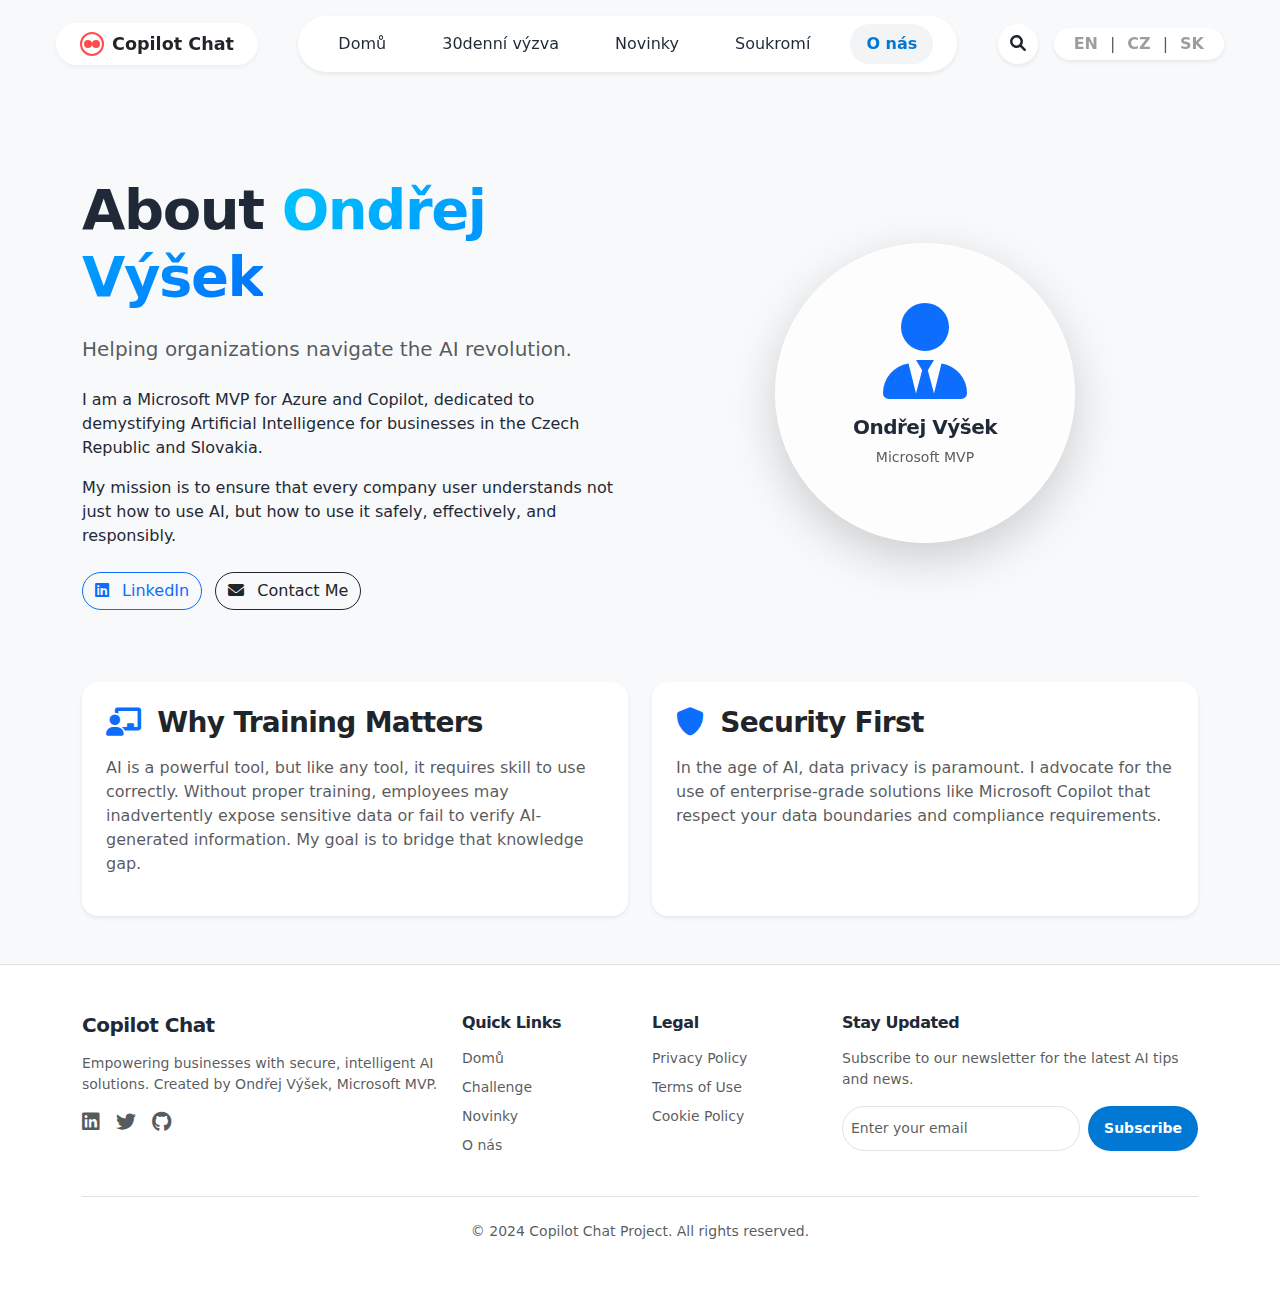
<file: cs/about.html>
<!DOCTYPE html>
<html lang="en">
<head>
    <meta charset="UTF-8">
    <meta name="viewport" content="width=device-width, initial-scale=1.0">
    <title>About - Copilot Chat</title>
    <link href="https://cdn.jsdelivr.net/npm/bootstrap@5.3.3/dist/css/bootstrap.min.css" rel="stylesheet">
    <link rel="stylesheet" href="../css/style.css">
    <link rel="stylesheet" href="https://cdnjs.cloudflare.com/ajax/libs/font-awesome/6.0.0/css/all.min.css">
</head>
<body class="bg-light">

    <!-- Navigation -->
    <nav class="navbar navbar-expand-lg fixed-top p-3">
        <div class="navbar-container container-fluid">
            <a class="navbar-brand-pill text-decoration-none text-dark d-flex align-items-center gap-2" href="index.html">
                <div class="brand-icon" style="width: 24px; height: 24px; border: 2px solid #ff4b4b; border-radius: 50%; display: flex; align-items: center; justify-content: center;">
                    <div style="width: 8px; height: 8px; background: #ff4b4b; border-radius: 50%;"></div>
                </div>
                <span class="fw-bold">Copilot Chat</span>
            </a>
            <button class="navbar-toggler d-lg-none border-0 shadow-sm bg-white rounded-circle p-2" type="button" data-bs-toggle="collapse" data-bs-target="#navbarNav">
                <i class="fas fa-bars"></i>
            </button>
            <div class="collapse navbar-collapse justify-content-center" id="navbarNav">
                <div class="navbar-menu-pill d-none d-lg-flex bg-white rounded-pill px-4 py-2 shadow-sm gap-4">
                    <a class="nav-link text-dark text-decoration-none" href="index.html">Domů</a>
                    <a class="nav-link text-dark text-decoration-none" href="challenge.html">30denní výzva</a>
                    <a class="nav-link text-dark text-decoration-none" href="news.html">Novinky</a>
                    <a class="nav-link text-dark text-decoration-none" href="privacy.html">Soukromí</a>
                    <a class="nav-link active fw-semibold text-dark text-decoration-none" href="about.html">O nás</a>
                </div>
                <!-- Mobile Menu -->
                <div class="d-lg-none mt-3 bg-white p-3 rounded shadow">
                     <div class="d-flex flex-column gap-2">
                        <a class="nav-link text-dark text-decoration-none p-2 rounded" href="index.html">Domů</a>
                        <a class="nav-link text-dark text-decoration-none p-2 rounded" href="challenge.html">30denní výzva</a>
                        <a class="nav-link text-dark text-decoration-none p-2 rounded" href="news.html">Novinky</a>
                        <a class="nav-link text-dark text-decoration-none p-2 rounded" href="privacy.html">Soukromí</a>
                        <a class="nav-link active text-dark text-decoration-none p-2 rounded" href="about.html">O nás</a>
                         <hr>
                        <div class="d-flex gap-2">
                             <a href="../en/about.html" class="text-muted text-decoration-none hover-primary">EN</a>
                             <a href="../cs/about.html" class="text-muted text-decoration-none">CZ</a>
                             <a href="../sk/about.html" class="text-muted text-decoration-none">SK</a>
                        </div>
                    </div>
                </div>
            </div>
            <div class="d-none d-lg-flex align-items-center gap-3">
                <div class="navbar-actions-pill bg-white rounded-circle shadow-sm d-flex align-items-center justify-content-center" style="width: 40px; height: 40px;">
                    <a href="#" class="text-dark"><i class="fas fa-search"></i></a>
                </div>
                 <div class="lang-switcher bg-white rounded-pill px-3 py-1 shadow-sm d-flex align-items-center gap-2">
                    <a href="../en/about.html" class="text-muted text-decoration-none hover-primary">EN</a>
                    <span class="text-muted">|</span>
                    <a href="../cs/about.html" class="text-muted text-decoration-none hover-primary">CZ</a>
                    <span class="text-muted">|</span>
                    <a href="../sk/about.html" class="text-muted text-decoration-none hover-primary">SK</a>
                </div>
            </div>
        </div>
    </nav>

    <main class="py-5 mt-5">
        <div class="container">
            <div class="row align-items-center mb-5">
                <div class="col-lg-6">
                    <h1 class="display-4 fw-bold mb-4">About <span class="text-gradient">Ondřej Výšek</span></h1>
                    <p class="lead text-muted mb-4">Helping organizations navigate the AI revolution.</p>
                    <p>I am a Microsoft MVP for Azure and Copilot, dedicated to demystifying Artificial Intelligence for businesses in the Czech Republic and Slovakia.</p>
                    <p>My mission is to ensure that every company user understands not just how to use AI, but how to use it safely, effectively, and responsibly.</p>

                    <div class="mt-4">
                        <a href="#" class="btn btn-outline-primary rounded-pill me-2"><i class="fab fa-linkedin me-2"></i> LinkedIn</a>
                        <a href="#" class="btn btn-outline-dark rounded-pill"><i class="fas fa-envelope me-2"></i> Contact Me</a>
                    </div>
                </div>
                <div class="col-lg-6">
                    <div class="glass p-5 rounded-circle shadow-lg d-flex align-items-center justify-content-center mx-auto" style="width: 300px; height: 300px;">
                        <!-- Placeholder for Profile Image -->
                        <div class="text-center">
                            <i class="fas fa-user-tie fa-6x text-primary mb-3"></i>
                            <h5 class="fw-bold">Ondřej Výšek</h5>
                            <p class="text-muted small">Microsoft MVP</p>
                        </div>
                    </div>
                </div>
            </div>

            <div class="row g-4 mt-5">
                <div class="col-md-6">
                    <div class="card h-100 border-0 shadow-sm p-4">
                        <h3 class="fw-bold mb-3"><i class="fas fa-chalkboard-teacher text-primary me-2"></i> Why Training Matters</h3>
                        <p class="text-muted">AI is a powerful tool, but like any tool, it requires skill to use correctly. Without proper training, employees may inadvertently expose sensitive data or fail to verify AI-generated information. My goal is to bridge that knowledge gap.</p>
                    </div>
                </div>
                <div class="col-md-6">
                    <div class="card h-100 border-0 shadow-sm p-4">
                        <h3 class="fw-bold mb-3"><i class="fas fa-shield-alt text-primary me-2"></i> Security First</h3>
                        <p class="text-muted">In the age of AI, data privacy is paramount. I advocate for the use of enterprise-grade solutions like Microsoft Copilot that respect your data boundaries and compliance requirements.</p>
                    </div>
                </div>
            </div>
        </div>
    </main>

    <!-- Footer -->
    <footer class="bg-white border-top py-5 mt-auto">
        <div class="container">
            <div class="row gy-4">
                <div class="col-lg-4 col-md-6">
                    <h5 class="fw-bold mb-3">Copilot Chat</h5>
                    <p class="text-muted small">Empowering businesses with secure, intelligent AI solutions. Created by Ondřej Výšek, Microsoft MVP.</p>
                     <div class="d-flex gap-3">
                        <a href="#" class="text-muted"><i class="fab fa-linkedin fa-lg"></i></a>
                        <a href="#" class="text-muted"><i class="fab fa-twitter fa-lg"></i></a>
                        <a href="#" class="text-muted"><i class="fab fa-github fa-lg"></i></a>
                    </div>
                </div>
                <div class="col-lg-2 col-md-6">
                    <h6 class="fw-bold mb-3">Quick Links</h6>
                    <ul class="list-unstyled small text-muted">
                        <li class="mb-2"><a href="index.html" class="text-decoration-none text-muted">Domů</a></li>
                        <li class="mb-2"><a href="challenge.html" class="text-decoration-none text-muted">Challenge</a></li>
                        <li class="mb-2"><a href="news.html" class="text-decoration-none text-muted">Novinky</a></li>
                        <li class="mb-2"><a href="about.html" class="text-decoration-none text-muted">O nás</a></li>
                    </ul>
                </div>
                <div class="col-lg-2 col-md-6">
                    <h6 class="fw-bold mb-3">Legal</h6>
                    <ul class="list-unstyled small text-muted">
                        <li class="mb-2"><a href="privacy.html" class="text-decoration-none text-muted">Privacy Policy</a></li>
                        <li class="mb-2"><a href="#" class="text-decoration-none text-muted">Terms of Use</a></li>
                         <li class="mb-2"><a href="#" class="text-decoration-none text-muted">Cookie Policy</a></li>
                    </ul>
                </div>
                 <div class="col-lg-4 col-md-6">
                    <h6 class="fw-bold mb-3">Stay Updated</h6>
                    <p class="small text-muted">Subscribe to our newsletter for the latest AI tips and news.</p>
                    <form action="#" class="d-flex gap-2">
                        <input type="email" class="form-control form-control-sm rounded-pill" placeholder="Enter your email">
                        <button class="btn btn-primary btn-sm rounded-pill px-3">Subscribe</button>
                    </form>
                </div>
            </div>
            <div class="border-top mt-4 pt-4 text-center small text-muted">
                &copy; 2024 Copilot Chat Project. All rights reserved.
            </div>
        </div>
    </footer>

    <script src="https://cdn.jsdelivr.net/npm/bootstrap@5.3.3/dist/js/bootstrap.bundle.min.js"></script>
    <script src="../js/main.js"></script>
</body>
</html>
</file>
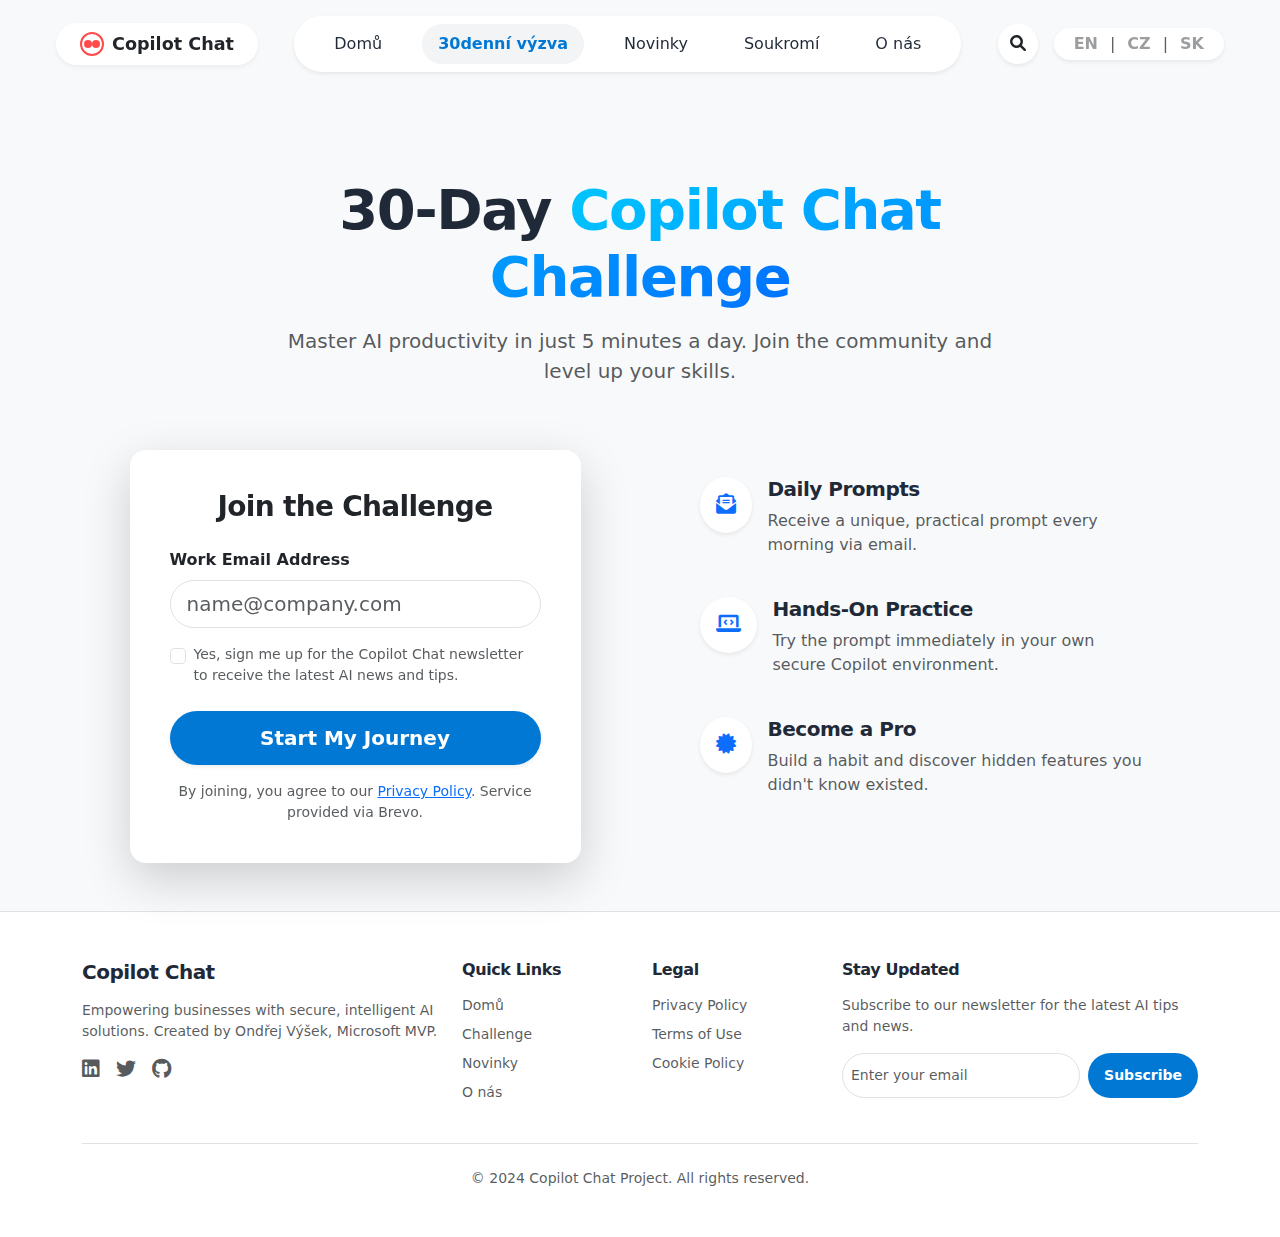
<file: cs/challenge.html>
<!DOCTYPE html>
<html lang="en">
<head>
    <meta charset="UTF-8">
    <meta name="viewport" content="width=device-width, initial-scale=1.0">
    <title>30-Day Copilot Challenge - Copilot Chat</title>
    <link href="https://cdn.jsdelivr.net/npm/bootstrap@5.3.3/dist/css/bootstrap.min.css" rel="stylesheet">
    <link rel="stylesheet" href="../css/style.css">
    <link rel="stylesheet" href="https://cdnjs.cloudflare.com/ajax/libs/font-awesome/6.0.0/css/all.min.css">
</head>
<body class="bg-light">

    <!-- Navigation -->
    <nav class="navbar navbar-expand-lg fixed-top p-3">
        <div class="navbar-container container-fluid">
            <a class="navbar-brand-pill text-decoration-none text-dark d-flex align-items-center gap-2" href="index.html">
                <div class="brand-icon" style="width: 24px; height: 24px; border: 2px solid #ff4b4b; border-radius: 50%; display: flex; align-items: center; justify-content: center;">
                    <div style="width: 8px; height: 8px; background: #ff4b4b; border-radius: 50%;"></div>
                </div>
                <span class="fw-bold">Copilot Chat</span>
            </a>
            <button class="navbar-toggler d-lg-none border-0 shadow-sm bg-white rounded-circle p-2" type="button" data-bs-toggle="collapse" data-bs-target="#navbarNav">
                <i class="fas fa-bars"></i>
            </button>
            <div class="collapse navbar-collapse justify-content-center" id="navbarNav">
                <div class="navbar-menu-pill d-none d-lg-flex bg-white rounded-pill px-4 py-2 shadow-sm gap-4">
                    <a class="nav-link text-dark text-decoration-none" href="index.html">Domů</a>
                    <a class="nav-link active fw-semibold text-dark text-decoration-none" href="challenge.html">30denní výzva</a>
                    <a class="nav-link text-dark text-decoration-none" href="news.html">Novinky</a>
                    <a class="nav-link text-dark text-decoration-none" href="privacy.html">Soukromí</a>
                    <a class="nav-link text-dark text-decoration-none" href="about.html">O nás</a>
                </div>
                <!-- Mobile Menu -->
                <div class="d-lg-none mt-3 bg-white p-3 rounded shadow">
                     <div class="d-flex flex-column gap-2">
                        <a class="nav-link text-dark text-decoration-none p-2 rounded" href="index.html">Domů</a>
                        <a class="nav-link active text-dark text-decoration-none p-2 rounded" href="challenge.html">30denní výzva</a>
                        <a class="nav-link text-dark text-decoration-none p-2 rounded" href="news.html">Novinky</a>
                        <a class="nav-link text-dark text-decoration-none p-2 rounded" href="privacy.html">Soukromí</a>
                        <a class="nav-link text-dark text-decoration-none p-2 rounded" href="about.html">O nás</a>
                         <hr>
                        <div class="d-flex gap-2">
                             <a href="../en/challenge.html" class="text-muted text-decoration-none hover-primary">EN</a>
                             <a href="../cs/challenge.html" class="text-muted text-decoration-none">CZ</a>
                             <a href="../sk/challenge.html" class="text-muted text-decoration-none">SK</a>
                        </div>
                    </div>
                </div>
            </div>
            <div class="d-none d-lg-flex align-items-center gap-3">
                <div class="navbar-actions-pill bg-white rounded-circle shadow-sm d-flex align-items-center justify-content-center" style="width: 40px; height: 40px;">
                    <a href="#" class="text-dark"><i class="fas fa-search"></i></a>
                </div>
                 <div class="lang-switcher bg-white rounded-pill px-3 py-1 shadow-sm d-flex align-items-center gap-2">
                    <a href="../en/challenge.html" class="text-muted text-decoration-none hover-primary">EN</a>
                    <span class="text-muted">|</span>
                    <a href="../cs/challenge.html" class="text-muted text-decoration-none hover-primary">CZ</a>
                    <span class="text-muted">|</span>
                    <a href="../sk/challenge.html" class="text-muted text-decoration-none hover-primary">SK</a>
                </div>
            </div>
        </div>
    </nav>

    <main class="py-5 mt-5">
        <div class="container">
            <div class="row justify-content-center">
                <div class="col-lg-8 text-center mb-5">
                    <h1 class="display-4 fw-bold mb-3">30-Day <span class="text-gradient">Copilot Chat Challenge</span></h1>
                    <p class="lead text-muted">Master AI productivity in just 5 minutes a day. Join the community and level up your skills.</p>
                </div>
            </div>

            <div class="row justify-content-center">
                <div class="col-md-6 col-lg-5">
                    <div class="card border-0 shadow-lg p-4 rounded-4 glass">
                        <div class="card-body">
                            <h3 class="fw-bold mb-4 text-center">Join the Challenge</h3>

                            <!-- Placeholder Form - Replace action with Brevo URL -->
                            <form action="#" method="POST" class="needs-validation" novalidate>
                                <div class="mb-3">
                                    <label for="email" class="form-label fw-semibold">Work Email Address</label>
                                    <input type="email" class="form-control form-control-lg rounded-pill" id="email" placeholder="name@company.com" required>
                                    <div class="invalid-feedback">Please enter a valid email.</div>
                                </div>

                                <div class="mb-4 form-check">
                                    <input type="checkbox" class="form-check-input" id="newsletter">
                                    <label class="form-check-label small text-muted" for="newsletter">
                                        Yes, sign me up for the Copilot Chat newsletter to receive the latest AI news and tips.
                                    </label>
                                </div>

                                <button type="submit" class="btn btn-primary btn-lg w-100 rounded-pill shadow-sm mb-3">Start My Journey</button>

                                <p class="small text-center text-muted mb-0">
                                    By joining, you agree to our <a href="privacy.html">Privacy Policy</a>. Service provided via Brevo.
                                </p>
                            </form>
                        </div>
                    </div>
                </div>

                <div class="col-md-6 col-lg-5 offset-lg-1 d-flex flex-column justify-content-center mt-5 mt-md-0">
                    <div class="mb-4 d-flex align-items-start gap-3">
                        <div class="rounded-circle bg-white shadow-sm p-3 text-primary"><i class="fas fa-envelope-open-text fa-lg"></i></div>
                        <div>
                            <h5 class="fw-bold">Daily Prompts</h5>
                            <p class="text-muted">Receive a unique, practical prompt every morning via email.</p>
                        </div>
                    </div>
                    <div class="mb-4 d-flex align-items-start gap-3">
                        <div class="rounded-circle bg-white shadow-sm p-3 text-primary"><i class="fas fa-laptop-code fa-lg"></i></div>
                        <div>
                            <h5 class="fw-bold">Hands-On Practice</h5>
                            <p class="text-muted">Try the prompt immediately in your own secure Copilot environment.</p>
                        </div>
                    </div>
                    <div class="mb-4 d-flex align-items-start gap-3">
                        <div class="rounded-circle bg-white shadow-sm p-3 text-primary"><i class="fas fa-certificate fa-lg"></i></div>
                        <div>
                            <h5 class="fw-bold">Become a Pro</h5>
                            <p class="text-muted">Build a habit and discover hidden features you didn't know existed.</p>
                        </div>
                    </div>
                </div>
            </div>
        </div>
    </main>

    <!-- Footer -->
    <footer class="bg-white border-top py-5 mt-auto">
        <div class="container">
            <div class="row gy-4">
                <div class="col-lg-4 col-md-6">
                    <h5 class="fw-bold mb-3">Copilot Chat</h5>
                    <p class="text-muted small">Empowering businesses with secure, intelligent AI solutions. Created by Ondřej Výšek, Microsoft MVP.</p>
                    <div class="d-flex gap-3">
                        <a href="#" class="text-muted"><i class="fab fa-linkedin fa-lg"></i></a>
                        <a href="#" class="text-muted"><i class="fab fa-twitter fa-lg"></i></a>
                        <a href="#" class="text-muted"><i class="fab fa-github fa-lg"></i></a>
                    </div>
                </div>
                <div class="col-lg-2 col-md-6">
                    <h6 class="fw-bold mb-3">Quick Links</h6>
                    <ul class="list-unstyled small text-muted">
                        <li class="mb-2"><a href="index.html" class="text-decoration-none text-muted">Domů</a></li>
                        <li class="mb-2"><a href="challenge.html" class="text-decoration-none text-muted">Challenge</a></li>
                        <li class="mb-2"><a href="news.html" class="text-decoration-none text-muted">Novinky</a></li>
                        <li class="mb-2"><a href="about.html" class="text-decoration-none text-muted">O nás</a></li>
                    </ul>
                </div>
                <div class="col-lg-2 col-md-6">
                    <h6 class="fw-bold mb-3">Legal</h6>
                    <ul class="list-unstyled small text-muted">
                        <li class="mb-2"><a href="privacy.html" class="text-decoration-none text-muted">Privacy Policy</a></li>
                        <li class="mb-2"><a href="#" class="text-decoration-none text-muted">Terms of Use</a></li>
                         <li class="mb-2"><a href="#" class="text-decoration-none text-muted">Cookie Policy</a></li>
                    </ul>
                </div>
                 <div class="col-lg-4 col-md-6">
                    <h6 class="fw-bold mb-3">Stay Updated</h6>
                    <p class="small text-muted">Subscribe to our newsletter for the latest AI tips and news.</p>
                    <form action="#" class="d-flex gap-2">
                        <input type="email" class="form-control form-control-sm rounded-pill" placeholder="Enter your email">
                        <button class="btn btn-primary btn-sm rounded-pill px-3">Subscribe</button>
                    </form>
                </div>
            </div>
            <div class="border-top mt-4 pt-4 text-center small text-muted">
                &copy; 2024 Copilot Chat Project. All rights reserved.
            </div>
        </div>
    </footer>

    <script src="https://cdn.jsdelivr.net/npm/bootstrap@5.3.3/dist/js/bootstrap.bundle.min.js"></script>
    <script src="../js/main.js"></script>
</body>
</html>
</file>
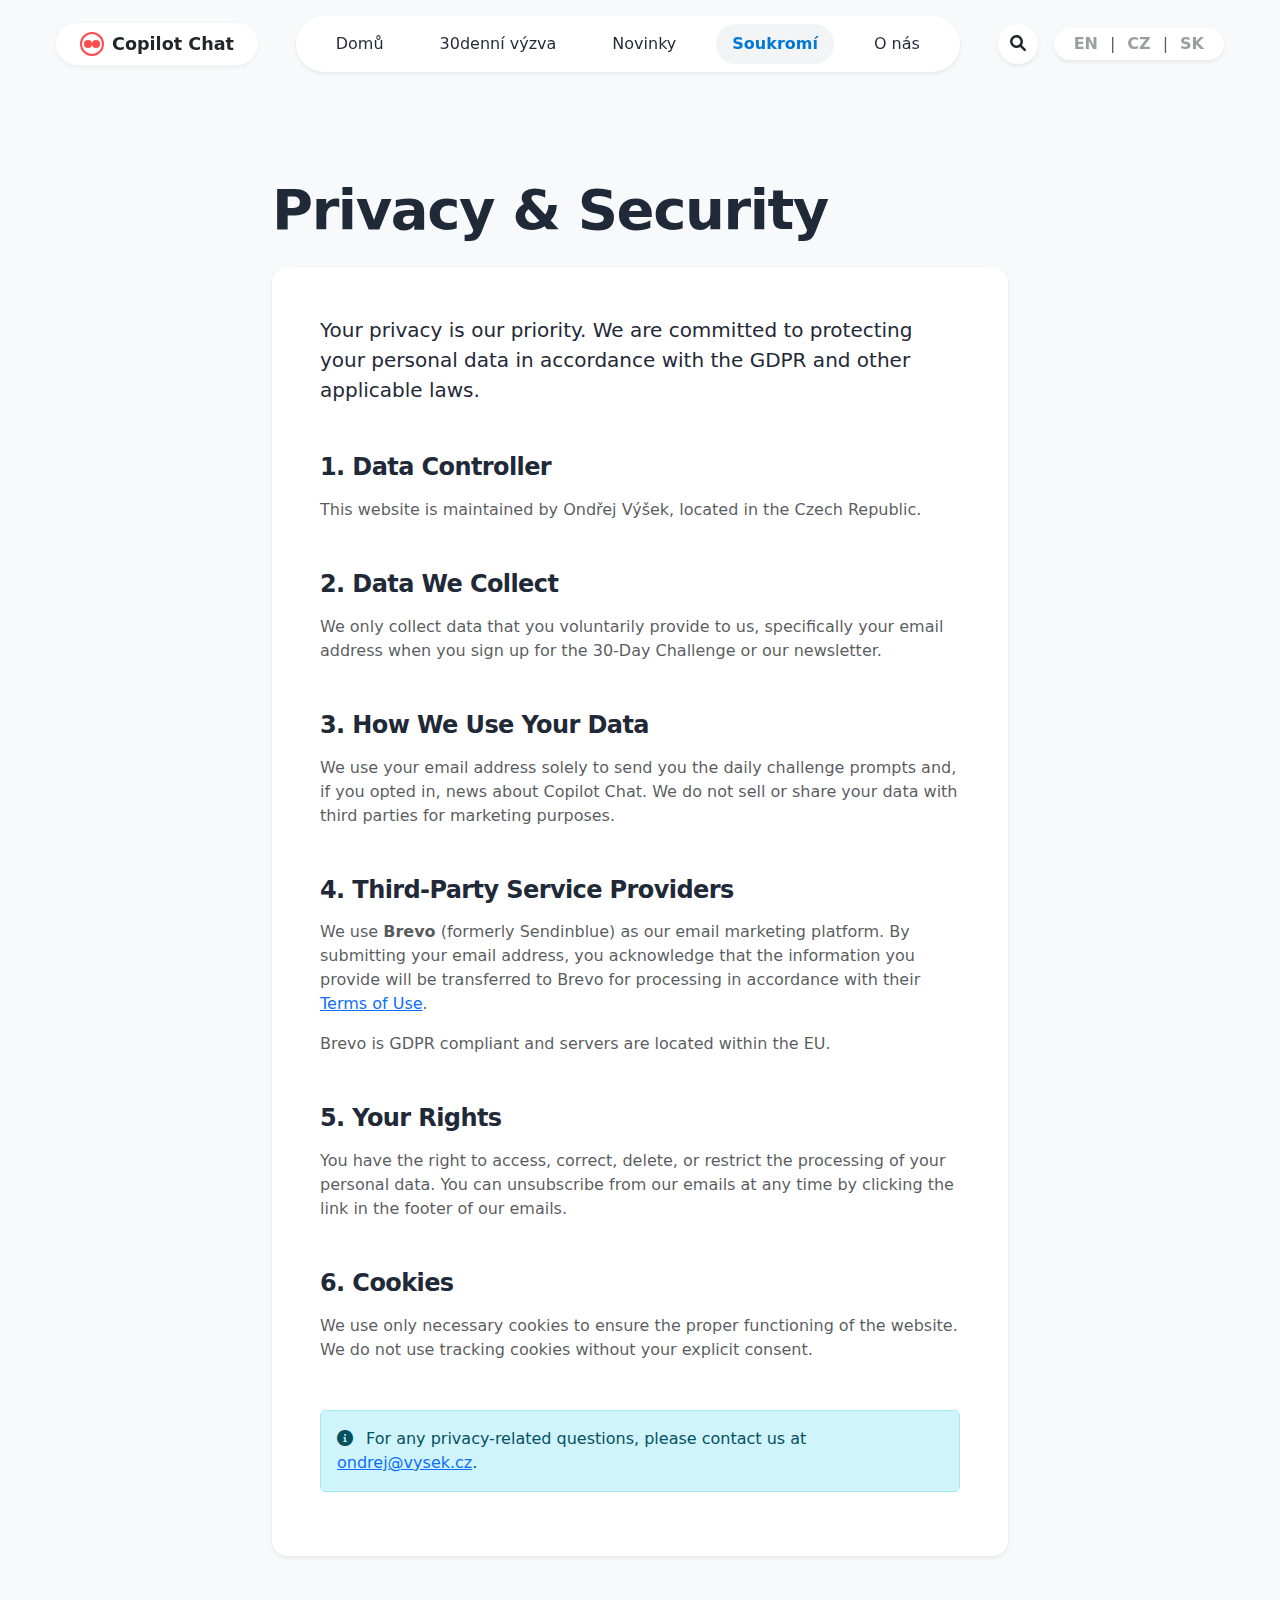
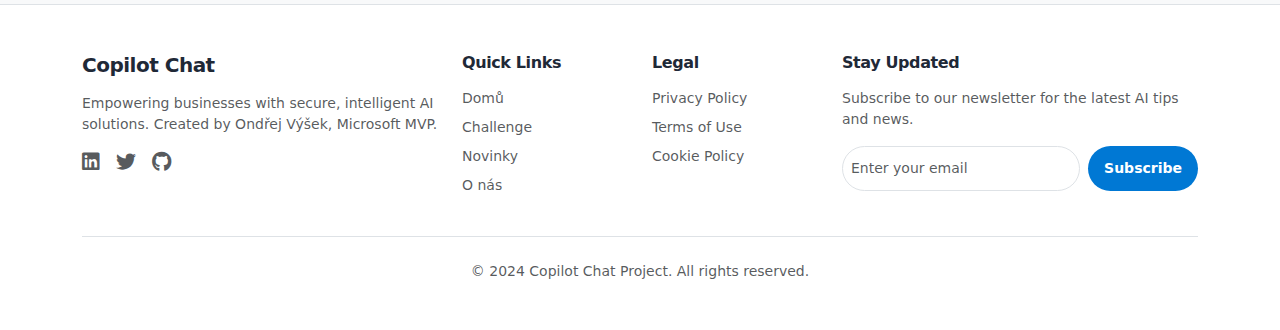
<file: cs/privacy.html>
<!DOCTYPE html>
<html lang="en">
<head>
    <meta charset="UTF-8">
    <meta name="viewport" content="width=device-width, initial-scale=1.0">
    <title>Privacy Policy - Copilot Chat</title>
    <link href="https://cdn.jsdelivr.net/npm/bootstrap@5.3.3/dist/css/bootstrap.min.css" rel="stylesheet">
    <link rel="stylesheet" href="../css/style.css">
    <link rel="stylesheet" href="https://cdnjs.cloudflare.com/ajax/libs/font-awesome/6.0.0/css/all.min.css">
</head>
<body class="bg-light">

    <!-- Navigation -->
    <nav class="navbar navbar-expand-lg fixed-top p-3">
        <div class="navbar-container container-fluid">
            <a class="navbar-brand-pill text-decoration-none text-dark d-flex align-items-center gap-2" href="index.html">
                <div class="brand-icon" style="width: 24px; height: 24px; border: 2px solid #ff4b4b; border-radius: 50%; display: flex; align-items: center; justify-content: center;">
                    <div style="width: 8px; height: 8px; background: #ff4b4b; border-radius: 50%;"></div>
                </div>
                <span class="fw-bold">Copilot Chat</span>
            </a>
            <button class="navbar-toggler d-lg-none border-0 shadow-sm bg-white rounded-circle p-2" type="button" data-bs-toggle="collapse" data-bs-target="#navbarNav">
                <i class="fas fa-bars"></i>
            </button>
            <div class="collapse navbar-collapse justify-content-center" id="navbarNav">
                <div class="navbar-menu-pill d-none d-lg-flex bg-white rounded-pill px-4 py-2 shadow-sm gap-4">
                    <a class="nav-link text-dark text-decoration-none" href="index.html">Domů</a>
                    <a class="nav-link text-dark text-decoration-none" href="challenge.html">30denní výzva</a>
                    <a class="nav-link text-dark text-decoration-none" href="news.html">Novinky</a>
                    <a class="nav-link active fw-semibold text-dark text-decoration-none" href="privacy.html">Soukromí</a>
                    <a class="nav-link text-dark text-decoration-none" href="about.html">O nás</a>
                </div>
                <!-- Mobile Menu -->
                <div class="d-lg-none mt-3 bg-white p-3 rounded shadow">
                     <div class="d-flex flex-column gap-2">
                        <a class="nav-link text-dark text-decoration-none p-2 rounded" href="index.html">Domů</a>
                        <a class="nav-link text-dark text-decoration-none p-2 rounded" href="challenge.html">30denní výzva</a>
                        <a class="nav-link text-dark text-decoration-none p-2 rounded" href="news.html">Novinky</a>
                        <a class="nav-link active text-dark text-decoration-none p-2 rounded" href="privacy.html">Soukromí</a>
                        <a class="nav-link text-dark text-decoration-none p-2 rounded" href="about.html">O nás</a>
                         <hr>
                        <div class="d-flex gap-2">
                             <a href="../en/privacy.html" class="text-muted text-decoration-none hover-primary">EN</a>
                             <a href="../cs/privacy.html" class="text-muted text-decoration-none">CZ</a>
                             <a href="../sk/privacy.html" class="text-muted text-decoration-none">SK</a>
                        </div>
                    </div>
                </div>
            </div>
            <div class="d-none d-lg-flex align-items-center gap-3">
                <div class="navbar-actions-pill bg-white rounded-circle shadow-sm d-flex align-items-center justify-content-center" style="width: 40px; height: 40px;">
                    <a href="#" class="text-dark"><i class="fas fa-search"></i></a>
                </div>
                 <div class="lang-switcher bg-white rounded-pill px-3 py-1 shadow-sm d-flex align-items-center gap-2">
                    <a href="../en/privacy.html" class="text-muted text-decoration-none hover-primary">EN</a>
                    <span class="text-muted">|</span>
                    <a href="../cs/privacy.html" class="text-muted text-decoration-none hover-primary">CZ</a>
                    <span class="text-muted">|</span>
                    <a href="../sk/privacy.html" class="text-muted text-decoration-none hover-primary">SK</a>
                </div>
            </div>
        </div>
    </nav>

    <main class="py-5 mt-5">
        <div class="container">
            <div class="row justify-content-center">
                <div class="col-lg-8">
                    <h1 class="display-4 fw-bold mb-4">Privacy & Security</h1>
                    <div class="bg-white p-5 rounded-4 shadow-sm">
                        <p class="lead mb-4">Your privacy is our priority. We are committed to protecting your personal data in accordance with the GDPR and other applicable laws.</p>

                        <h4 class="fw-bold mt-5 mb-3">1. Data Controller</h4>
                        <p class="text-muted">This website is maintained by Ondřej Výšek, located in the Czech Republic.</p>

                        <h4 class="fw-bold mt-5 mb-3">2. Data We Collect</h4>
                        <p class="text-muted">We only collect data that you voluntarily provide to us, specifically your email address when you sign up for the 30-Day Challenge or our newsletter.</p>

                        <h4 class="fw-bold mt-5 mb-3">3. How We Use Your Data</h4>
                        <p class="text-muted">We use your email address solely to send you the daily challenge prompts and, if you opted in, news about Copilot Chat. We do not sell or share your data with third parties for marketing purposes.</p>

                        <h4 class="fw-bold mt-5 mb-3">4. Third-Party Service Providers</h4>
                        <p class="text-muted">We use <strong>Brevo</strong> (formerly Sendinblue) as our email marketing platform. By submitting your email address, you acknowledge that the information you provide will be transferred to Brevo for processing in accordance with their <a href="https://www.brevo.com/legal/termsofuse/" target="_blank">Terms of Use</a>.</p>
                        <p class="text-muted">Brevo is GDPR compliant and servers are located within the EU.</p>

                        <h4 class="fw-bold mt-5 mb-3">5. Your Rights</h4>
                        <p class="text-muted">You have the right to access, correct, delete, or restrict the processing of your personal data. You can unsubscribe from our emails at any time by clicking the link in the footer of our emails.</p>

                        <h4 class="fw-bold mt-5 mb-3">6. Cookies</h4>
                        <p class="text-muted">We use only necessary cookies to ensure the proper functioning of the website. We do not use tracking cookies without your explicit consent.</p>

                        <div class="alert alert-info mt-5">
                            <i class="fas fa-info-circle me-2"></i> For any privacy-related questions, please contact us at <a href="mailto:ondrej@vysek.cz">ondrej@vysek.cz</a>.
                        </div>
                    </div>
                </div>
            </div>
        </div>
    </main>

    <!-- Footer -->
    <footer class="bg-white border-top py-5 mt-auto">
        <div class="container">
            <div class="row gy-4">
                <div class="col-lg-4 col-md-6">
                    <h5 class="fw-bold mb-3">Copilot Chat</h5>
                    <p class="text-muted small">Empowering businesses with secure, intelligent AI solutions. Created by Ondřej Výšek, Microsoft MVP.</p>
                     <div class="d-flex gap-3">
                        <a href="#" class="text-muted"><i class="fab fa-linkedin fa-lg"></i></a>
                        <a href="#" class="text-muted"><i class="fab fa-twitter fa-lg"></i></a>
                        <a href="#" class="text-muted"><i class="fab fa-github fa-lg"></i></a>
                    </div>
                </div>
                <div class="col-lg-2 col-md-6">
                    <h6 class="fw-bold mb-3">Quick Links</h6>
                    <ul class="list-unstyled small text-muted">
                        <li class="mb-2"><a href="index.html" class="text-decoration-none text-muted">Domů</a></li>
                        <li class="mb-2"><a href="challenge.html" class="text-decoration-none text-muted">Challenge</a></li>
                        <li class="mb-2"><a href="news.html" class="text-decoration-none text-muted">Novinky</a></li>
                        <li class="mb-2"><a href="about.html" class="text-decoration-none text-muted">O nás</a></li>
                    </ul>
                </div>
                <div class="col-lg-2 col-md-6">
                    <h6 class="fw-bold mb-3">Legal</h6>
                    <ul class="list-unstyled small text-muted">
                        <li class="mb-2"><a href="privacy.html" class="text-decoration-none text-muted">Privacy Policy</a></li>
                        <li class="mb-2"><a href="#" class="text-decoration-none text-muted">Terms of Use</a></li>
                         <li class="mb-2"><a href="#" class="text-decoration-none text-muted">Cookie Policy</a></li>
                    </ul>
                </div>
                 <div class="col-lg-4 col-md-6">
                    <h6 class="fw-bold mb-3">Stay Updated</h6>
                    <p class="small text-muted">Subscribe to our newsletter for the latest AI tips and news.</p>
                    <form action="#" class="d-flex gap-2">
                        <input type="email" class="form-control form-control-sm rounded-pill" placeholder="Enter your email">
                        <button class="btn btn-primary btn-sm rounded-pill px-3">Subscribe</button>
                    </form>
                </div>
            </div>
            <div class="border-top mt-4 pt-4 text-center small text-muted">
                &copy; 2024 Copilot Chat Project. All rights reserved.
            </div>
        </div>
    </footer>

    <script src="https://cdn.jsdelivr.net/npm/bootstrap@5.3.3/dist/js/bootstrap.bundle.min.js"></script>
    <script src="../js/main.js"></script>
</body>
</html>
</file>
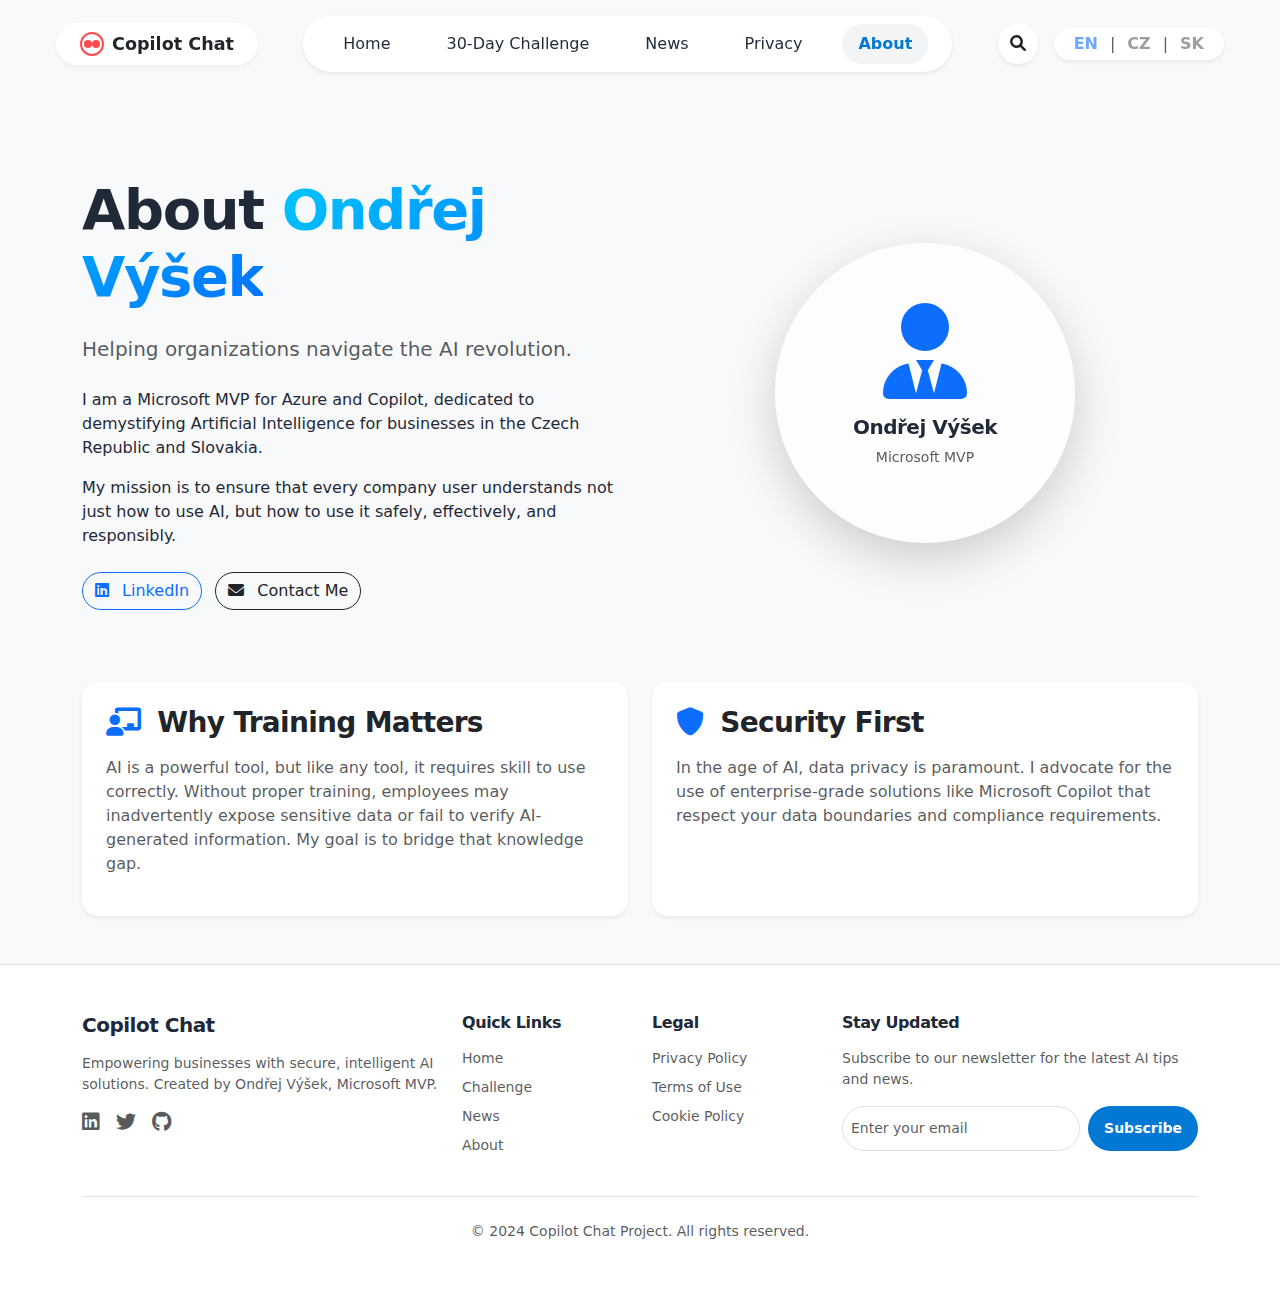
<file: en/about.html>
<!DOCTYPE html>
<html lang="en">
<head>
    <meta charset="UTF-8">
    <meta name="viewport" content="width=device-width, initial-scale=1.0">
    <title>About - Copilot Chat</title>
    <link href="https://cdn.jsdelivr.net/npm/bootstrap@5.3.3/dist/css/bootstrap.min.css" rel="stylesheet">
    <link rel="stylesheet" href="../css/style.css">
    <link rel="stylesheet" href="https://cdnjs.cloudflare.com/ajax/libs/font-awesome/6.0.0/css/all.min.css">
</head>
<body class="bg-light">

    <!-- Navigation -->
    <nav class="navbar navbar-expand-lg fixed-top p-3">
        <div class="navbar-container container-fluid">
            <a class="navbar-brand-pill text-decoration-none text-dark d-flex align-items-center gap-2" href="index.html">
                <div class="brand-icon" style="width: 24px; height: 24px; border: 2px solid #ff4b4b; border-radius: 50%; display: flex; align-items: center; justify-content: center;">
                    <div style="width: 8px; height: 8px; background: #ff4b4b; border-radius: 50%;"></div>
                </div>
                <span class="fw-bold">Copilot Chat</span>
            </a>
            <button class="navbar-toggler d-lg-none border-0 shadow-sm bg-white rounded-circle p-2" type="button" data-bs-toggle="collapse" data-bs-target="#navbarNav">
                <i class="fas fa-bars"></i>
            </button>
            <div class="collapse navbar-collapse justify-content-center" id="navbarNav">
                <div class="navbar-menu-pill d-none d-lg-flex bg-white rounded-pill px-4 py-2 shadow-sm gap-4">
                    <a class="nav-link text-dark text-decoration-none" href="index.html">Home</a>
                    <a class="nav-link text-dark text-decoration-none" href="challenge.html">30-Day Challenge</a>
                    <a class="nav-link text-dark text-decoration-none" href="news.html">News</a>
                    <a class="nav-link text-dark text-decoration-none" href="privacy.html">Privacy</a>
                    <a class="nav-link active fw-semibold text-dark text-decoration-none" href="about.html">About</a>
                </div>
                <!-- Mobile Menu -->
                <div class="d-lg-none mt-3 bg-white p-3 rounded shadow">
                     <div class="d-flex flex-column gap-2">
                        <a class="nav-link text-dark text-decoration-none p-2 rounded" href="index.html">Home</a>
                        <a class="nav-link text-dark text-decoration-none p-2 rounded" href="challenge.html">30-Day Challenge</a>
                        <a class="nav-link text-dark text-decoration-none p-2 rounded" href="news.html">News</a>
                        <a class="nav-link text-dark text-decoration-none p-2 rounded" href="privacy.html">Privacy</a>
                        <a class="nav-link active text-dark text-decoration-none p-2 rounded" href="about.html">About</a>
                         <hr>
                        <div class="d-flex gap-2">
                             <a href="../en/about.html" class="fw-bold text-primary text-decoration-none">EN</a>
                             <a href="../cs/about.html" class="text-muted text-decoration-none">CZ</a>
                             <a href="../sk/about.html" class="text-muted text-decoration-none">SK</a>
                        </div>
                    </div>
                </div>
            </div>
            <div class="d-none d-lg-flex align-items-center gap-3">
                <div class="navbar-actions-pill bg-white rounded-circle shadow-sm d-flex align-items-center justify-content-center" style="width: 40px; height: 40px;">
                    <a href="#" class="text-dark"><i class="fas fa-search"></i></a>
                </div>
                 <div class="lang-switcher bg-white rounded-pill px-3 py-1 shadow-sm d-flex align-items-center gap-2">
                    <a href="../en/about.html" class="fw-bold text-primary text-decoration-none">EN</a>
                    <span class="text-muted">|</span>
                    <a href="../cs/about.html" class="text-muted text-decoration-none hover-primary">CZ</a>
                    <span class="text-muted">|</span>
                    <a href="../sk/about.html" class="text-muted text-decoration-none hover-primary">SK</a>
                </div>
            </div>
        </div>
    </nav>

    <main class="py-5 mt-5">
        <div class="container">
            <div class="row align-items-center mb-5">
                <div class="col-lg-6">
                    <h1 class="display-4 fw-bold mb-4">About <span class="text-gradient">Ondřej Výšek</span></h1>
                    <p class="lead text-muted mb-4">Helping organizations navigate the AI revolution.</p>
                    <p>I am a Microsoft MVP for Azure and Copilot, dedicated to demystifying Artificial Intelligence for businesses in the Czech Republic and Slovakia.</p>
                    <p>My mission is to ensure that every company user understands not just how to use AI, but how to use it safely, effectively, and responsibly.</p>

                    <div class="mt-4">
                        <a href="#" class="btn btn-outline-primary rounded-pill me-2"><i class="fab fa-linkedin me-2"></i> LinkedIn</a>
                        <a href="#" class="btn btn-outline-dark rounded-pill"><i class="fas fa-envelope me-2"></i> Contact Me</a>
                    </div>
                </div>
                <div class="col-lg-6">
                    <div class="glass p-5 rounded-circle shadow-lg d-flex align-items-center justify-content-center mx-auto" style="width: 300px; height: 300px;">
                        <!-- Placeholder for Profile Image -->
                        <div class="text-center">
                            <i class="fas fa-user-tie fa-6x text-primary mb-3"></i>
                            <h5 class="fw-bold">Ondřej Výšek</h5>
                            <p class="text-muted small">Microsoft MVP</p>
                        </div>
                    </div>
                </div>
            </div>

            <div class="row g-4 mt-5">
                <div class="col-md-6">
                    <div class="card h-100 border-0 shadow-sm p-4">
                        <h3 class="fw-bold mb-3"><i class="fas fa-chalkboard-teacher text-primary me-2"></i> Why Training Matters</h3>
                        <p class="text-muted">AI is a powerful tool, but like any tool, it requires skill to use correctly. Without proper training, employees may inadvertently expose sensitive data or fail to verify AI-generated information. My goal is to bridge that knowledge gap.</p>
                    </div>
                </div>
                <div class="col-md-6">
                    <div class="card h-100 border-0 shadow-sm p-4">
                        <h3 class="fw-bold mb-3"><i class="fas fa-shield-alt text-primary me-2"></i> Security First</h3>
                        <p class="text-muted">In the age of AI, data privacy is paramount. I advocate for the use of enterprise-grade solutions like Microsoft Copilot that respect your data boundaries and compliance requirements.</p>
                    </div>
                </div>
            </div>
        </div>
    </main>

    <!-- Footer -->
    <footer class="bg-white border-top py-5 mt-auto">
        <div class="container">
            <div class="row gy-4">
                <div class="col-lg-4 col-md-6">
                    <h5 class="fw-bold mb-3">Copilot Chat</h5>
                    <p class="text-muted small">Empowering businesses with secure, intelligent AI solutions. Created by Ondřej Výšek, Microsoft MVP.</p>
                     <div class="d-flex gap-3">
                        <a href="#" class="text-muted"><i class="fab fa-linkedin fa-lg"></i></a>
                        <a href="#" class="text-muted"><i class="fab fa-twitter fa-lg"></i></a>
                        <a href="#" class="text-muted"><i class="fab fa-github fa-lg"></i></a>
                    </div>
                </div>
                <div class="col-lg-2 col-md-6">
                    <h6 class="fw-bold mb-3">Quick Links</h6>
                    <ul class="list-unstyled small text-muted">
                        <li class="mb-2"><a href="index.html" class="text-decoration-none text-muted">Home</a></li>
                        <li class="mb-2"><a href="challenge.html" class="text-decoration-none text-muted">Challenge</a></li>
                        <li class="mb-2"><a href="news.html" class="text-decoration-none text-muted">News</a></li>
                        <li class="mb-2"><a href="about.html" class="text-decoration-none text-muted">About</a></li>
                    </ul>
                </div>
                <div class="col-lg-2 col-md-6">
                    <h6 class="fw-bold mb-3">Legal</h6>
                    <ul class="list-unstyled small text-muted">
                        <li class="mb-2"><a href="privacy.html" class="text-decoration-none text-muted">Privacy Policy</a></li>
                        <li class="mb-2"><a href="#" class="text-decoration-none text-muted">Terms of Use</a></li>
                         <li class="mb-2"><a href="#" class="text-decoration-none text-muted">Cookie Policy</a></li>
                    </ul>
                </div>
                 <div class="col-lg-4 col-md-6">
                    <h6 class="fw-bold mb-3">Stay Updated</h6>
                    <p class="small text-muted">Subscribe to our newsletter for the latest AI tips and news.</p>
                    <form action="#" class="d-flex gap-2">
                        <input type="email" class="form-control form-control-sm rounded-pill" placeholder="Enter your email">
                        <button class="btn btn-primary btn-sm rounded-pill px-3">Subscribe</button>
                    </form>
                </div>
            </div>
            <div class="border-top mt-4 pt-4 text-center small text-muted">
                &copy; 2024 Copilot Chat Project. All rights reserved.
            </div>
        </div>
    </footer>

    <script src="https://cdn.jsdelivr.net/npm/bootstrap@5.3.3/dist/js/bootstrap.bundle.min.js"></script>
    <script src="../js/main.js"></script>
</body>
</html>
</file>
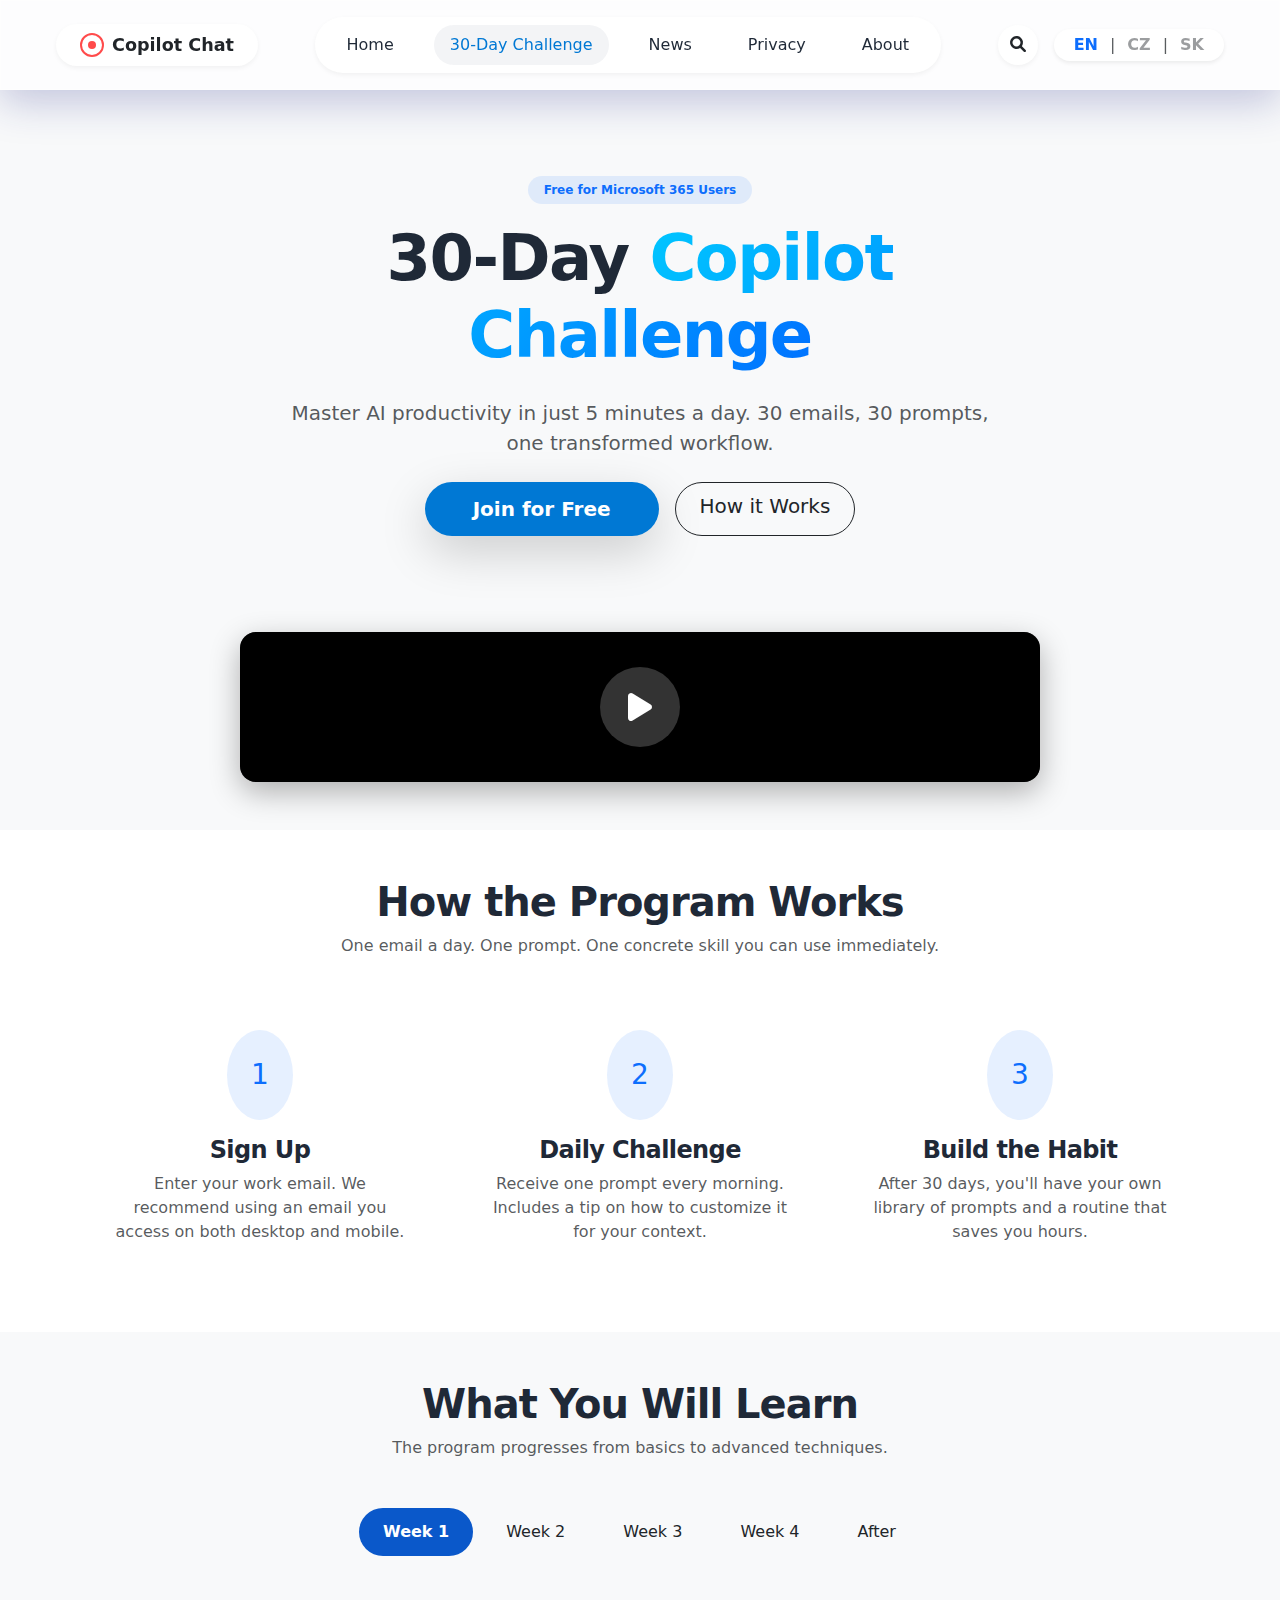
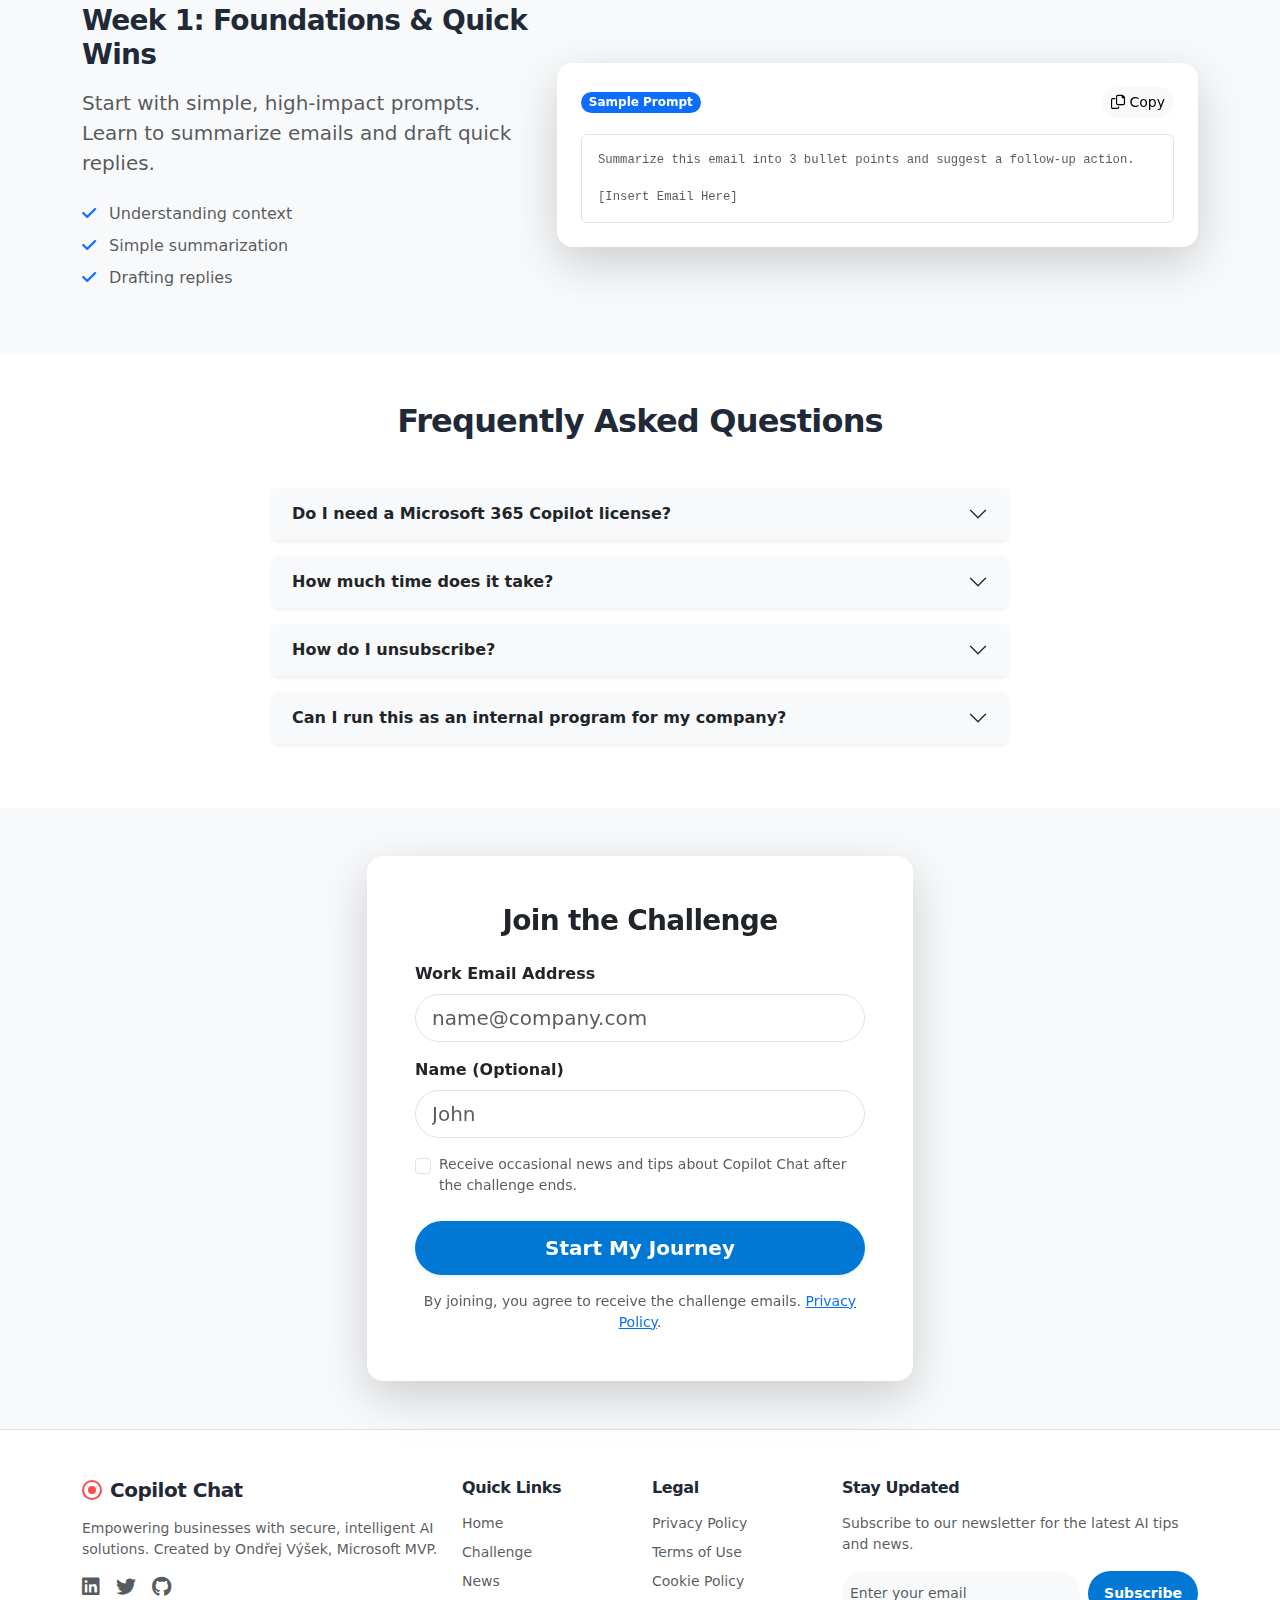
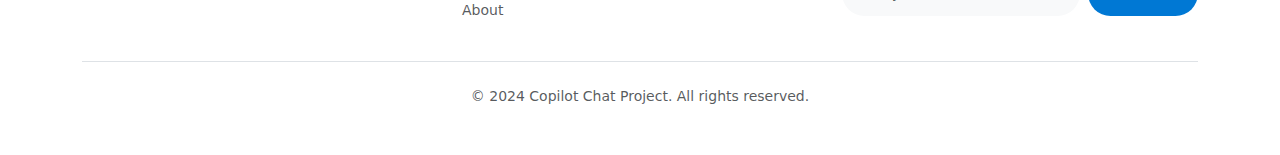
<file: en/challenge.html>
<!DOCTYPE html>
<html lang="en">
<head>
    <meta charset="UTF-8">
    <meta name="viewport" content="width=device-width, initial-scale=1.0">
    <title>30-Day Copilot Challenge - Copilot Chat</title>
    <link href="https://cdn.jsdelivr.net/npm/bootstrap@5.3.3/dist/css/bootstrap.min.css" rel="stylesheet">
    <link rel="stylesheet" href="../css/style.css">
    <link rel="stylesheet" href="https://cdnjs.cloudflare.com/ajax/libs/font-awesome/6.0.0/css/all.min.css">
</head>
<body class="bg-light">

    <!-- Navigation -->
    <nav class="navbar navbar-expand-lg fixed-top glass">
        <div class="navbar-container container-fluid">
            <a class="navbar-brand-pill text-decoration-none text-dark d-flex align-items-center gap-2" href="index.html">
                <div class="brand-icon"></div>
                <span class="fw-bold">Copilot Chat</span>
            </a>
            <button class="navbar-toggler d-lg-none" type="button" data-bs-toggle="collapse" data-bs-target="#navbarNav">
                <i class="fas fa-bars"></i>
            </button>
            <div class="collapse navbar-collapse justify-content-center" id="navbarNav">
                <div class="navbar-menu-pill d-none d-lg-flex">
                    <a class="nav-link" href="index.html">Home</a>
                    <a class="nav-link active" href="challenge.html">30-Day Challenge</a>
                    <a class="nav-link" href="news.html">News</a>
                    <a class="nav-link" href="privacy.html">Privacy</a>
                    <a class="nav-link" href="about.html">About</a>
                </div>
                <!-- Mobile Menu -->
                <div class="d-lg-none mt-3 bg-white p-3 rounded shadow">
                     <div class="d-flex flex-column gap-2">
                        <a class="nav-link text-dark text-decoration-none p-2 rounded" href="index.html">Home</a>
                        <a class="nav-link active text-dark text-decoration-none p-2 rounded" href="challenge.html">30-Day Challenge</a>
                        <a class="nav-link text-dark text-decoration-none p-2 rounded" href="news.html">News</a>
                        <a class="nav-link text-dark text-decoration-none p-2 rounded" href="privacy.html">Privacy</a>
                        <a class="nav-link text-dark text-decoration-none p-2 rounded" href="about.html">About</a>
                         <hr>
                        <div class="d-flex gap-2">
                             <a href="../en/challenge.html" class="fw-bold text-primary text-decoration-none">EN</a>
                             <a href="../cs/challenge.html" class="text-muted text-decoration-none">CZ</a>
                             <a href="../sk/challenge.html" class="text-muted text-decoration-none">SK</a>
                        </div>
                    </div>
                </div>
            </div>
            <div class="d-none d-lg-flex align-items-center gap-3">
                <div class="navbar-actions-pill">
                    <a href="#" class="text-dark"><i class="fas fa-search"></i></a>
                </div>
                 <div class="lang-switcher bg-white rounded-pill px-3 py-1 shadow-sm d-flex align-items-center gap-2">
                    <a href="../en/challenge.html" class="fw-bold text-primary active">EN</a>
                    <span class="text-muted">|</span>
                    <a href="../cs/challenge.html" class="text-muted">CZ</a>
                    <span class="text-muted">|</span>
                    <a href="../sk/challenge.html" class="text-muted">SK</a>
                </div>
            </div>
        </div>
    </nav>

    <main>
        <!-- Hero Section -->
        <section class="py-5 mt-5">
            <div class="container text-center">
                <div class="row justify-content-center">
                    <div class="col-lg-8">
                        <span class="badge bg-primary bg-opacity-10 text-primary rounded-pill px-3 py-2 mb-3 fw-bold">Free for Microsoft 365 Users</span>
                        <h1 class="display-3 fw-bold mb-4">30-Day <span class="text-gradient">Copilot Challenge</span></h1>
                        <p class="lead text-muted mb-4">Master AI productivity in just 5 minutes a day. 30 emails, 30 prompts, one transformed workflow.</p>
                        <div class="d-flex justify-content-center gap-3">
                            <a href="#signup" class="btn btn-primary btn-lg rounded-pill shadow-lg px-5">Join for Free</a>
                            <a href="#how-it-works" class="btn btn-outline-dark btn-lg rounded-pill px-4">How it Works</a>
                        </div>
                    </div>
                </div>
            </div>
        </section>

        <!-- Video Section -->
        <section class="py-5">
            <div class="container">
                <div class="custom-video-player" data-src="../media/demo.mp4">
                     <video poster="https://via.placeholder.com/800x450.png?text=Intro+to+the+Challenge">
                        <!-- Source set via JS for obfuscation -->
                    </video>
                    <div class="video-overlay">
                        <div class="play-btn-large"><i class="fas fa-play"></i></div>
                    </div>
                    <div class="video-controls">
                        <div class="progress-container">
                            <div class="progress-bar"></div>
                        </div>
                        <div class="controls-row mt-2">
                             <div>
                                <button class="control-btn play-toggle"><i class="fas fa-play"></i></button>
                                <button class="control-btn mute-toggle"><i class="fas fa-volume-up"></i></button>
                            </div>
                            <button class="control-btn fullscreen-toggle"><i class="fas fa-expand"></i></button>
                        </div>
                    </div>
                </div>
            </div>
        </section>

        <!-- How it Works -->
        <section id="how-it-works" class="py-5 bg-white">
            <div class="container">
                <div class="text-center mb-5">
                    <h2 class="fw-bold display-6">How the Program Works</h2>
                    <p class="text-muted">One email a day. One prompt. One concrete skill you can use immediately.</p>
                </div>
                <div class="row g-4 text-center">
                    <div class="col-md-4">
                        <div class="p-4">
                            <div class="mb-3 d-inline-block rounded-circle bg-primary bg-opacity-10 p-4 text-primary fs-3">1</div>
                            <h4 class="fw-bold">Sign Up</h4>
                            <p class="text-muted">Enter your work email. We recommend using an email you access on both desktop and mobile.</p>
                        </div>
                    </div>
                    <div class="col-md-4">
                        <div class="p-4">
                            <div class="mb-3 d-inline-block rounded-circle bg-primary bg-opacity-10 p-4 text-primary fs-3">2</div>
                            <h4 class="fw-bold">Daily Challenge</h4>
                            <p class="text-muted">Receive one prompt every morning. Includes a tip on how to customize it for your context.</p>
                        </div>
                    </div>
                    <div class="col-md-4">
                        <div class="p-4">
                            <div class="mb-3 d-inline-block rounded-circle bg-primary bg-opacity-10 p-4 text-primary fs-3">3</div>
                            <h4 class="fw-bold">Build the Habit</h4>
                            <p class="text-muted">After 30 days, you'll have your own library of prompts and a routine that saves you hours.</p>
                        </div>
                    </div>
                </div>
            </div>
        </section>

        <!-- Weekly Breakdown -->
        <section class="py-5 bg-light">
            <div class="container">
                <div class="text-center mb-5">
                    <h2 class="fw-bold display-6">What You Will Learn</h2>
                    <p class="text-muted">The program progresses from basics to advanced techniques.</p>
                </div>

                <div class="d-flex justify-content-center flex-wrap gap-2 mb-5" role="tablist">
                    <button class="btn btn-primary rounded-pill px-4 active week-tab" data-week="1">Week 1</button>
                    <button class="btn btn-white text-dark rounded-pill px-4 week-tab" data-week="2">Week 2</button>
                    <button class="btn btn-white text-dark rounded-pill px-4 week-tab" data-week="3">Week 3</button>
                    <button class="btn btn-white text-dark rounded-pill px-4 week-tab" data-week="4">Week 4</button>
                    <button class="btn btn-white text-dark rounded-pill px-4 week-tab" data-week="5">After</button>
                </div>

                <div class="row align-items-center">
                    <div class="col-lg-5 mb-4 mb-lg-0">
                        <h3 class="fw-bold mb-3" id="week-content-title">Week 1: Foundations & Quick Wins</h3>
                        <p class="text-muted lead" id="week-content-desc">Start with simple, high-impact prompts. Learn to summarize emails and draft quick replies.</p>
                        <ul class="list-unstyled d-flex flex-column gap-2 text-muted mt-4">
                            <li><i class="fas fa-check text-primary me-2"></i> Understanding context</li>
                            <li><i class="fas fa-check text-primary me-2"></i> Simple summarization</li>
                            <li><i class="fas fa-check text-primary me-2"></i> Drafting replies</li>
                        </ul>
                    </div>
                    <div class="col-lg-7">
                        <div class="card border-0 shadow-lg glass p-4">
                            <div class="d-flex justify-content-between align-items-center mb-3">
                                <span class="badge bg-primary rounded-pill">Sample Prompt</span>
                                <button class="btn btn-sm btn-light rounded-pill" id="copy-prompt-btn"><i class="far fa-copy"></i> Copy</button>
                            </div>
                            <div class="bg-white rounded p-3 font-monospace small text-muted border position-relative">
                                <pre class="mb-0" id="week-prompt-text" style="white-space: pre-wrap;">Summarize this email into 3 bullet points and suggest a follow-up action.

[Insert Email Here]</pre>
                            </div>
                        </div>
                    </div>
                </div>
            </div>
        </section>

        <!-- FAQ -->
        <section class="py-5 bg-white">
            <div class="container">
                <h2 class="fw-bold text-center mb-5">Frequently Asked Questions</h2>
                <div class="row justify-content-center">
                    <div class="col-lg-8">
                        <div class="accordion accordion-flush" id="faqAccordion">
                            <div class="accordion-item border-0 mb-3 rounded shadow-sm bg-light">
                                <h2 class="accordion-header">
                                    <button class="accordion-button collapsed bg-transparent shadow-none fw-bold" type="button" data-bs-toggle="collapse" data-bs-target="#faq1">
                                        Do I need a Microsoft 365 Copilot license?
                                    </button>
                                </h2>
                                <div id="faq1" class="accordion-collapse collapse" data-bs-parent="#faqAccordion">
                                    <div class="accordion-body text-muted">
                                        Not necessarily. The challenge is designed for Copilot Chat in a work environment. Feature availability may vary depending on your organization's licenses and settings.
                                    </div>
                                </div>
                            </div>
                            <div class="accordion-item border-0 mb-3 rounded shadow-sm bg-light">
                                <h2 class="accordion-header">
                                    <button class="accordion-button collapsed bg-transparent shadow-none fw-bold" type="button" data-bs-toggle="collapse" data-bs-target="#faq2">
                                        How much time does it take?
                                    </button>
                                </h2>
                                <div id="faq2" class="accordion-collapse collapse" data-bs-parent="#faqAccordion">
                                    <div class="accordion-body text-muted">
                                        The goal is 5 minutes a day. If you want, you can extend some days into deeper work, but the core task is quick.
                                    </div>
                                </div>
                            </div>
                            <div class="accordion-item border-0 mb-3 rounded shadow-sm bg-light">
                                <h2 class="accordion-header">
                                    <button class="accordion-button collapsed bg-transparent shadow-none fw-bold" type="button" data-bs-toggle="collapse" data-bs-target="#faq3">
                                        How do I unsubscribe?
                                    </button>
                                </h2>
                                <div id="faq3" class="accordion-collapse collapse" data-bs-parent="#faqAccordion">
                                    <div class="accordion-body text-muted">
                                        There will be an unsubscribe link in every email. One click and you're out, no hard feelings.
                                    </div>
                                </div>
                            </div>
                            <div class="accordion-item border-0 mb-3 rounded shadow-sm bg-light">
                                <h2 class="accordion-header">
                                    <button class="accordion-button collapsed bg-transparent shadow-none fw-bold" type="button" data-bs-toggle="collapse" data-bs-target="#faq4">
                                        Can I run this as an internal program for my company?
                                    </button>
                                </h2>
                                <div id="faq4" class="accordion-collapse collapse" data-bs-parent="#faqAccordion">
                                    <div class="accordion-body text-muted">
                                        Yes! It's ideal to have an internal page, intro video, clear schedule, and simple registry. If you want, we can customize the page for your internal branding. Contact us for details.
                                    </div>
                                </div>
                            </div>
                        </div>
                    </div>
                </div>
            </div>
        </section>

        <!-- Signup Section -->
        <section id="signup" class="py-5 bg-light">
            <div class="container">
                <div class="row justify-content-center">
                    <div class="col-lg-6">
                        <div class="card border-0 shadow-lg p-5 rounded-4 glass">
                            <h3 class="fw-bold mb-4 text-center">Join the Challenge</h3>
                            <form action="#" method="POST" class="needs-validation">
                                <div class="mb-3">
                                    <label for="email" class="form-label fw-semibold">Work Email Address</label>
                                    <input type="email" class="form-control form-control-lg rounded-pill" id="email" placeholder="name@company.com" required>
                                </div>
                                <div class="mb-3">
                                    <label for="name" class="form-label fw-semibold">Name (Optional)</label>
                                    <input type="text" class="form-control form-control-lg rounded-pill" id="name" placeholder="John">
                                </div>

                                <div class="mb-4 form-check">
                                    <input type="checkbox" class="form-check-input" id="newsletter">
                                    <label class="form-check-label small text-muted" for="newsletter">
                                        Receive occasional news and tips about Copilot Chat after the challenge ends.
                                    </label>
                                </div>

                                <button type="submit" class="btn btn-primary btn-lg w-100 rounded-pill shadow-sm mb-3">Start My Journey</button>

                                <p class="small text-center text-muted mb-0">
                                    By joining, you agree to receive the challenge emails.
                                    <a href="privacy.html">Privacy Policy</a>.
                                </p>
                            </form>
                        </div>
                    </div>
                </div>
            </div>
        </section>
    </main>

    <!-- Footer -->
    <footer class="bg-white border-top py-5 mt-auto">
        <div class="container">
            <div class="row gy-4">
                <div class="col-lg-4 col-md-6">
                    <h5 class="fw-bold mb-3 d-flex align-items-center gap-2">
                        <div class="brand-icon" style="width: 20px; height: 20px;"></div> Copilot Chat
                    </h5>
                    <p class="text-muted small">Empowering businesses with secure, intelligent AI solutions. Created by Ondřej Výšek, Microsoft MVP.</p>
                    <div class="d-flex gap-3">
                        <a href="#" class="text-muted hover-primary transition"><i class="fab fa-linkedin fa-lg"></i></a>
                        <a href="#" class="text-muted hover-primary transition"><i class="fab fa-twitter fa-lg"></i></a>
                        <a href="#" class="text-muted hover-primary transition"><i class="fab fa-github fa-lg"></i></a>
                    </div>
                </div>
                <div class="col-lg-2 col-md-6">
                    <h6 class="fw-bold mb-3">Quick Links</h6>
                    <ul class="list-unstyled small text-muted d-flex flex-column gap-2">
                        <li><a href="index.html" class="text-decoration-none text-muted hover-primary">Home</a></li>
                        <li><a href="challenge.html" class="text-decoration-none text-muted hover-primary">Challenge</a></li>
                        <li><a href="news.html" class="text-decoration-none text-muted hover-primary">News</a></li>
                        <li><a href="about.html" class="text-decoration-none text-muted hover-primary">About</a></li>
                    </ul>
                </div>
                <div class="col-lg-2 col-md-6">
                    <h6 class="fw-bold mb-3">Legal</h6>
                    <ul class="list-unstyled small text-muted d-flex flex-column gap-2">
                        <li><a href="privacy.html" class="text-decoration-none text-muted hover-primary">Privacy Policy</a></li>
                        <li><a href="#" class="text-decoration-none text-muted hover-primary">Terms of Use</a></li>
                         <li><a href="#" class="text-decoration-none text-muted hover-primary">Cookie Policy</a></li>
                    </ul>
                </div>
                 <div class="col-lg-4 col-md-6">
                    <h6 class="fw-bold mb-3">Stay Updated</h6>
                    <p class="small text-muted">Subscribe to our newsletter for the latest AI tips and news.</p>
                    <form action="#" class="d-flex gap-2">
                        <input type="email" class="form-control form-control-sm rounded-pill bg-light border-0" placeholder="Enter your email">
                        <button class="btn btn-primary btn-sm rounded-pill px-3">Subscribe</button>
                    </form>
                </div>
            </div>
            <div class="border-top mt-4 pt-4 text-center small text-muted">
                &copy; 2024 Copilot Chat Project. All rights reserved.
            </div>
        </div>
    </footer>

    <script src="https://cdn.jsdelivr.net/npm/bootstrap@5.3.3/dist/js/bootstrap.bundle.min.js"></script>
    <script src="../js/main.js"></script>
</body>
</html>
</file>
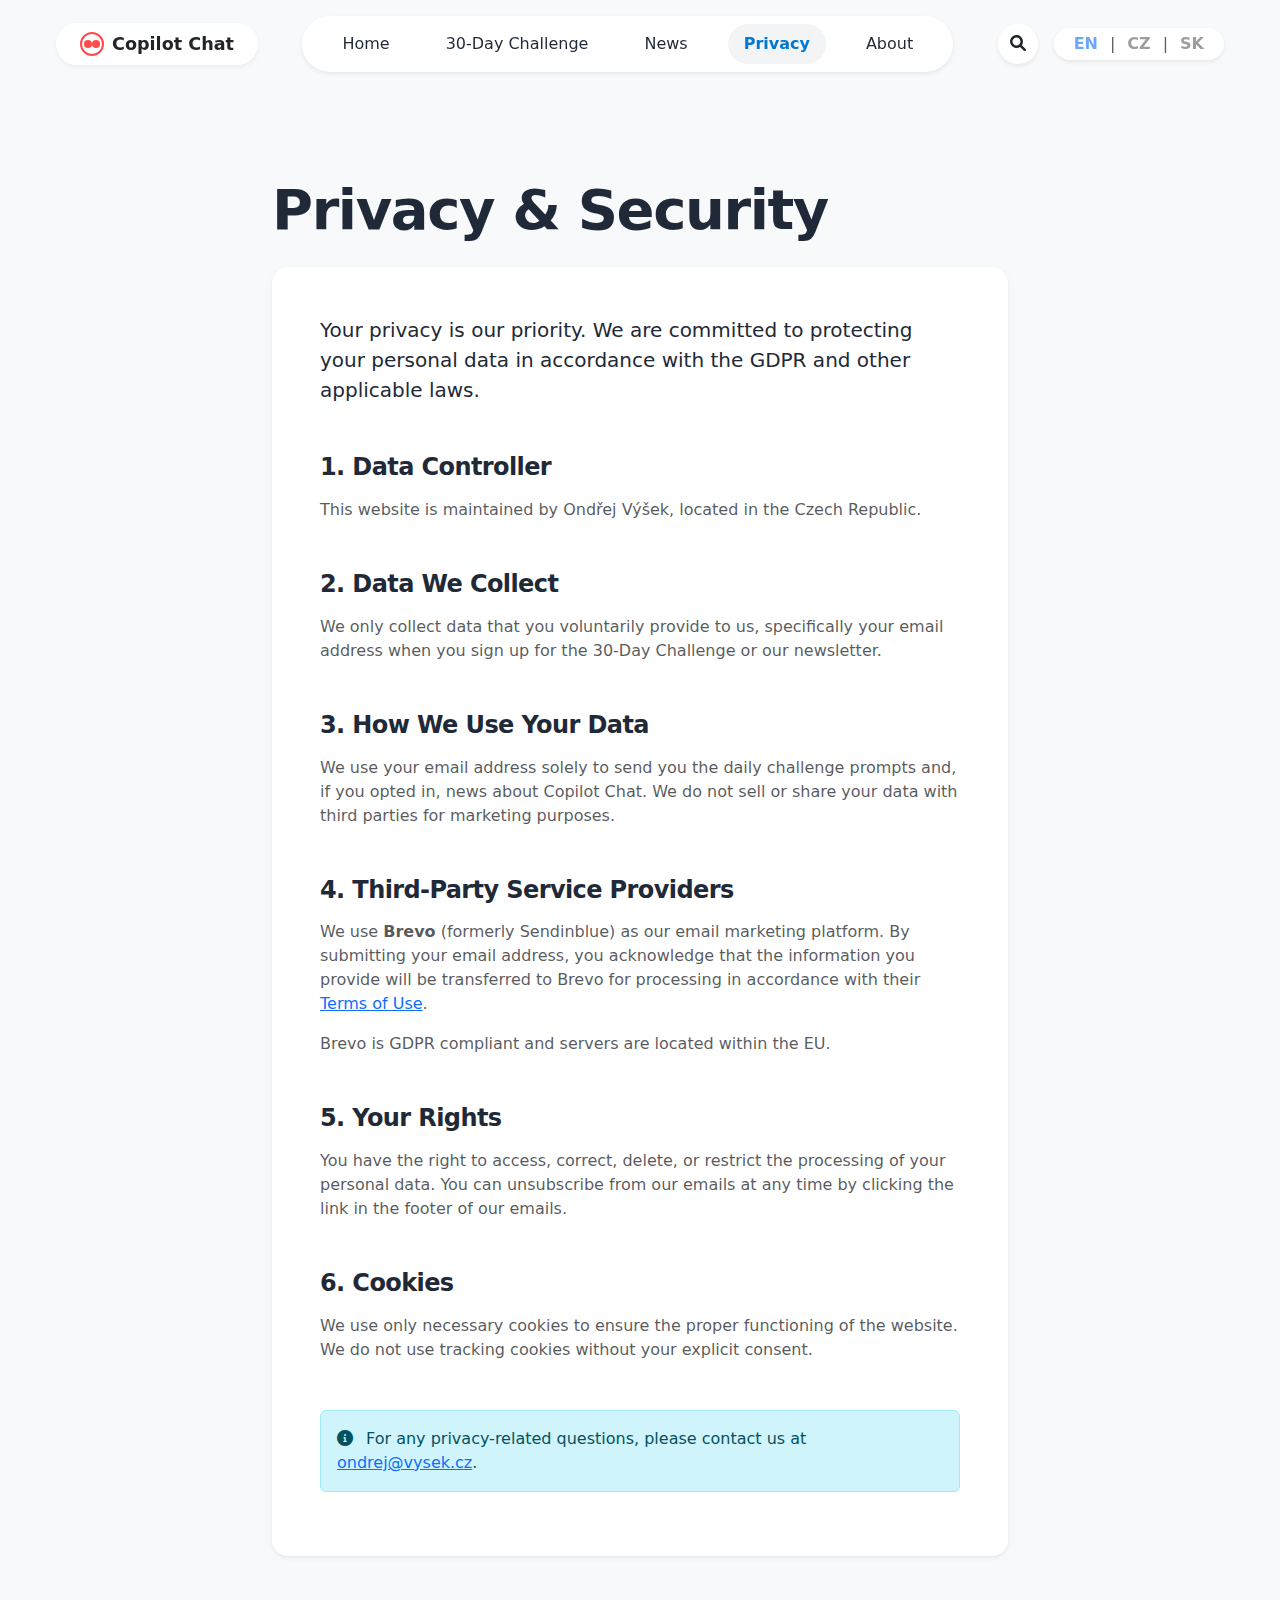
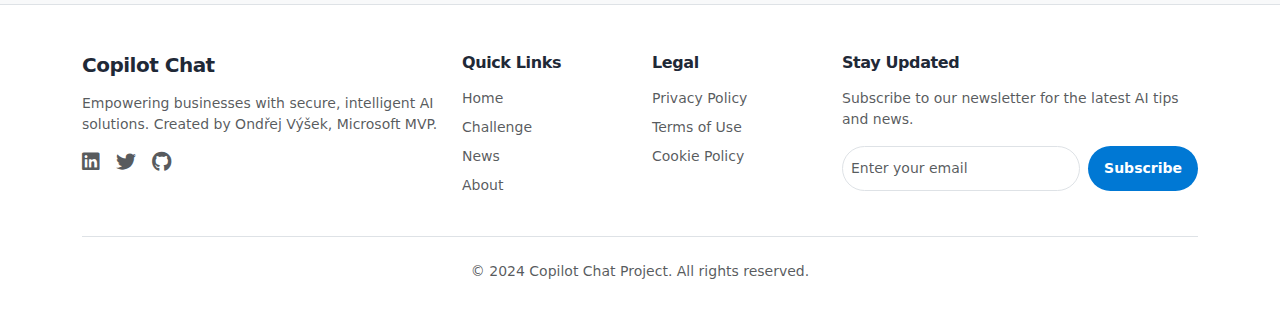
<file: en/privacy.html>
<!DOCTYPE html>
<html lang="en">
<head>
    <meta charset="UTF-8">
    <meta name="viewport" content="width=device-width, initial-scale=1.0">
    <title>Privacy Policy - Copilot Chat</title>
    <link href="https://cdn.jsdelivr.net/npm/bootstrap@5.3.3/dist/css/bootstrap.min.css" rel="stylesheet">
    <link rel="stylesheet" href="../css/style.css">
    <link rel="stylesheet" href="https://cdnjs.cloudflare.com/ajax/libs/font-awesome/6.0.0/css/all.min.css">
</head>
<body class="bg-light">

    <!-- Navigation -->
    <nav class="navbar navbar-expand-lg fixed-top p-3">
        <div class="navbar-container container-fluid">
            <a class="navbar-brand-pill text-decoration-none text-dark d-flex align-items-center gap-2" href="index.html">
                <div class="brand-icon" style="width: 24px; height: 24px; border: 2px solid #ff4b4b; border-radius: 50%; display: flex; align-items: center; justify-content: center;">
                    <div style="width: 8px; height: 8px; background: #ff4b4b; border-radius: 50%;"></div>
                </div>
                <span class="fw-bold">Copilot Chat</span>
            </a>
            <button class="navbar-toggler d-lg-none border-0 shadow-sm bg-white rounded-circle p-2" type="button" data-bs-toggle="collapse" data-bs-target="#navbarNav">
                <i class="fas fa-bars"></i>
            </button>
            <div class="collapse navbar-collapse justify-content-center" id="navbarNav">
                <div class="navbar-menu-pill d-none d-lg-flex bg-white rounded-pill px-4 py-2 shadow-sm gap-4">
                    <a class="nav-link text-dark text-decoration-none" href="index.html">Home</a>
                    <a class="nav-link text-dark text-decoration-none" href="challenge.html">30-Day Challenge</a>
                    <a class="nav-link text-dark text-decoration-none" href="news.html">News</a>
                    <a class="nav-link active fw-semibold text-dark text-decoration-none" href="privacy.html">Privacy</a>
                    <a class="nav-link text-dark text-decoration-none" href="about.html">About</a>
                </div>
                <!-- Mobile Menu -->
                <div class="d-lg-none mt-3 bg-white p-3 rounded shadow">
                     <div class="d-flex flex-column gap-2">
                        <a class="nav-link text-dark text-decoration-none p-2 rounded" href="index.html">Home</a>
                        <a class="nav-link text-dark text-decoration-none p-2 rounded" href="challenge.html">30-Day Challenge</a>
                        <a class="nav-link text-dark text-decoration-none p-2 rounded" href="news.html">News</a>
                        <a class="nav-link active text-dark text-decoration-none p-2 rounded" href="privacy.html">Privacy</a>
                        <a class="nav-link text-dark text-decoration-none p-2 rounded" href="about.html">About</a>
                         <hr>
                        <div class="d-flex gap-2">
                             <a href="../en/privacy.html" class="fw-bold text-primary text-decoration-none">EN</a>
                             <a href="../cs/privacy.html" class="text-muted text-decoration-none">CZ</a>
                             <a href="../sk/privacy.html" class="text-muted text-decoration-none">SK</a>
                        </div>
                    </div>
                </div>
            </div>
            <div class="d-none d-lg-flex align-items-center gap-3">
                <div class="navbar-actions-pill bg-white rounded-circle shadow-sm d-flex align-items-center justify-content-center" style="width: 40px; height: 40px;">
                    <a href="#" class="text-dark"><i class="fas fa-search"></i></a>
                </div>
                 <div class="lang-switcher bg-white rounded-pill px-3 py-1 shadow-sm d-flex align-items-center gap-2">
                    <a href="../en/privacy.html" class="fw-bold text-primary text-decoration-none">EN</a>
                    <span class="text-muted">|</span>
                    <a href="../cs/privacy.html" class="text-muted text-decoration-none hover-primary">CZ</a>
                    <span class="text-muted">|</span>
                    <a href="../sk/privacy.html" class="text-muted text-decoration-none hover-primary">SK</a>
                </div>
            </div>
        </div>
    </nav>

    <main class="py-5 mt-5">
        <div class="container">
            <div class="row justify-content-center">
                <div class="col-lg-8">
                    <h1 class="display-4 fw-bold mb-4">Privacy & Security</h1>
                    <div class="bg-white p-5 rounded-4 shadow-sm">
                        <p class="lead mb-4">Your privacy is our priority. We are committed to protecting your personal data in accordance with the GDPR and other applicable laws.</p>

                        <h4 class="fw-bold mt-5 mb-3">1. Data Controller</h4>
                        <p class="text-muted">This website is maintained by Ondřej Výšek, located in the Czech Republic.</p>

                        <h4 class="fw-bold mt-5 mb-3">2. Data We Collect</h4>
                        <p class="text-muted">We only collect data that you voluntarily provide to us, specifically your email address when you sign up for the 30-Day Challenge or our newsletter.</p>

                        <h4 class="fw-bold mt-5 mb-3">3. How We Use Your Data</h4>
                        <p class="text-muted">We use your email address solely to send you the daily challenge prompts and, if you opted in, news about Copilot Chat. We do not sell or share your data with third parties for marketing purposes.</p>

                        <h4 class="fw-bold mt-5 mb-3">4. Third-Party Service Providers</h4>
                        <p class="text-muted">We use <strong>Brevo</strong> (formerly Sendinblue) as our email marketing platform. By submitting your email address, you acknowledge that the information you provide will be transferred to Brevo for processing in accordance with their <a href="https://www.brevo.com/legal/termsofuse/" target="_blank">Terms of Use</a>.</p>
                        <p class="text-muted">Brevo is GDPR compliant and servers are located within the EU.</p>

                        <h4 class="fw-bold mt-5 mb-3">5. Your Rights</h4>
                        <p class="text-muted">You have the right to access, correct, delete, or restrict the processing of your personal data. You can unsubscribe from our emails at any time by clicking the link in the footer of our emails.</p>

                        <h4 class="fw-bold mt-5 mb-3">6. Cookies</h4>
                        <p class="text-muted">We use only necessary cookies to ensure the proper functioning of the website. We do not use tracking cookies without your explicit consent.</p>

                        <div class="alert alert-info mt-5">
                            <i class="fas fa-info-circle me-2"></i> For any privacy-related questions, please contact us at <a href="mailto:ondrej@vysek.cz">ondrej@vysek.cz</a>.
                        </div>
                    </div>
                </div>
            </div>
        </div>
    </main>

    <!-- Footer -->
    <footer class="bg-white border-top py-5 mt-auto">
        <div class="container">
            <div class="row gy-4">
                <div class="col-lg-4 col-md-6">
                    <h5 class="fw-bold mb-3">Copilot Chat</h5>
                    <p class="text-muted small">Empowering businesses with secure, intelligent AI solutions. Created by Ondřej Výšek, Microsoft MVP.</p>
                     <div class="d-flex gap-3">
                        <a href="#" class="text-muted"><i class="fab fa-linkedin fa-lg"></i></a>
                        <a href="#" class="text-muted"><i class="fab fa-twitter fa-lg"></i></a>
                        <a href="#" class="text-muted"><i class="fab fa-github fa-lg"></i></a>
                    </div>
                </div>
                <div class="col-lg-2 col-md-6">
                    <h6 class="fw-bold mb-3">Quick Links</h6>
                    <ul class="list-unstyled small text-muted">
                        <li class="mb-2"><a href="index.html" class="text-decoration-none text-muted">Home</a></li>
                        <li class="mb-2"><a href="challenge.html" class="text-decoration-none text-muted">Challenge</a></li>
                        <li class="mb-2"><a href="news.html" class="text-decoration-none text-muted">News</a></li>
                        <li class="mb-2"><a href="about.html" class="text-decoration-none text-muted">About</a></li>
                    </ul>
                </div>
                <div class="col-lg-2 col-md-6">
                    <h6 class="fw-bold mb-3">Legal</h6>
                    <ul class="list-unstyled small text-muted">
                        <li class="mb-2"><a href="privacy.html" class="text-decoration-none text-muted">Privacy Policy</a></li>
                        <li class="mb-2"><a href="#" class="text-decoration-none text-muted">Terms of Use</a></li>
                         <li class="mb-2"><a href="#" class="text-decoration-none text-muted">Cookie Policy</a></li>
                    </ul>
                </div>
                 <div class="col-lg-4 col-md-6">
                    <h6 class="fw-bold mb-3">Stay Updated</h6>
                    <p class="small text-muted">Subscribe to our newsletter for the latest AI tips and news.</p>
                    <form action="#" class="d-flex gap-2">
                        <input type="email" class="form-control form-control-sm rounded-pill" placeholder="Enter your email">
                        <button class="btn btn-primary btn-sm rounded-pill px-3">Subscribe</button>
                    </form>
                </div>
            </div>
            <div class="border-top mt-4 pt-4 text-center small text-muted">
                &copy; 2024 Copilot Chat Project. All rights reserved.
            </div>
        </div>
    </footer>

    <script src="https://cdn.jsdelivr.net/npm/bootstrap@5.3.3/dist/js/bootstrap.bundle.min.js"></script>
    <script src="../js/main.js"></script>
</body>
</html>
</file>
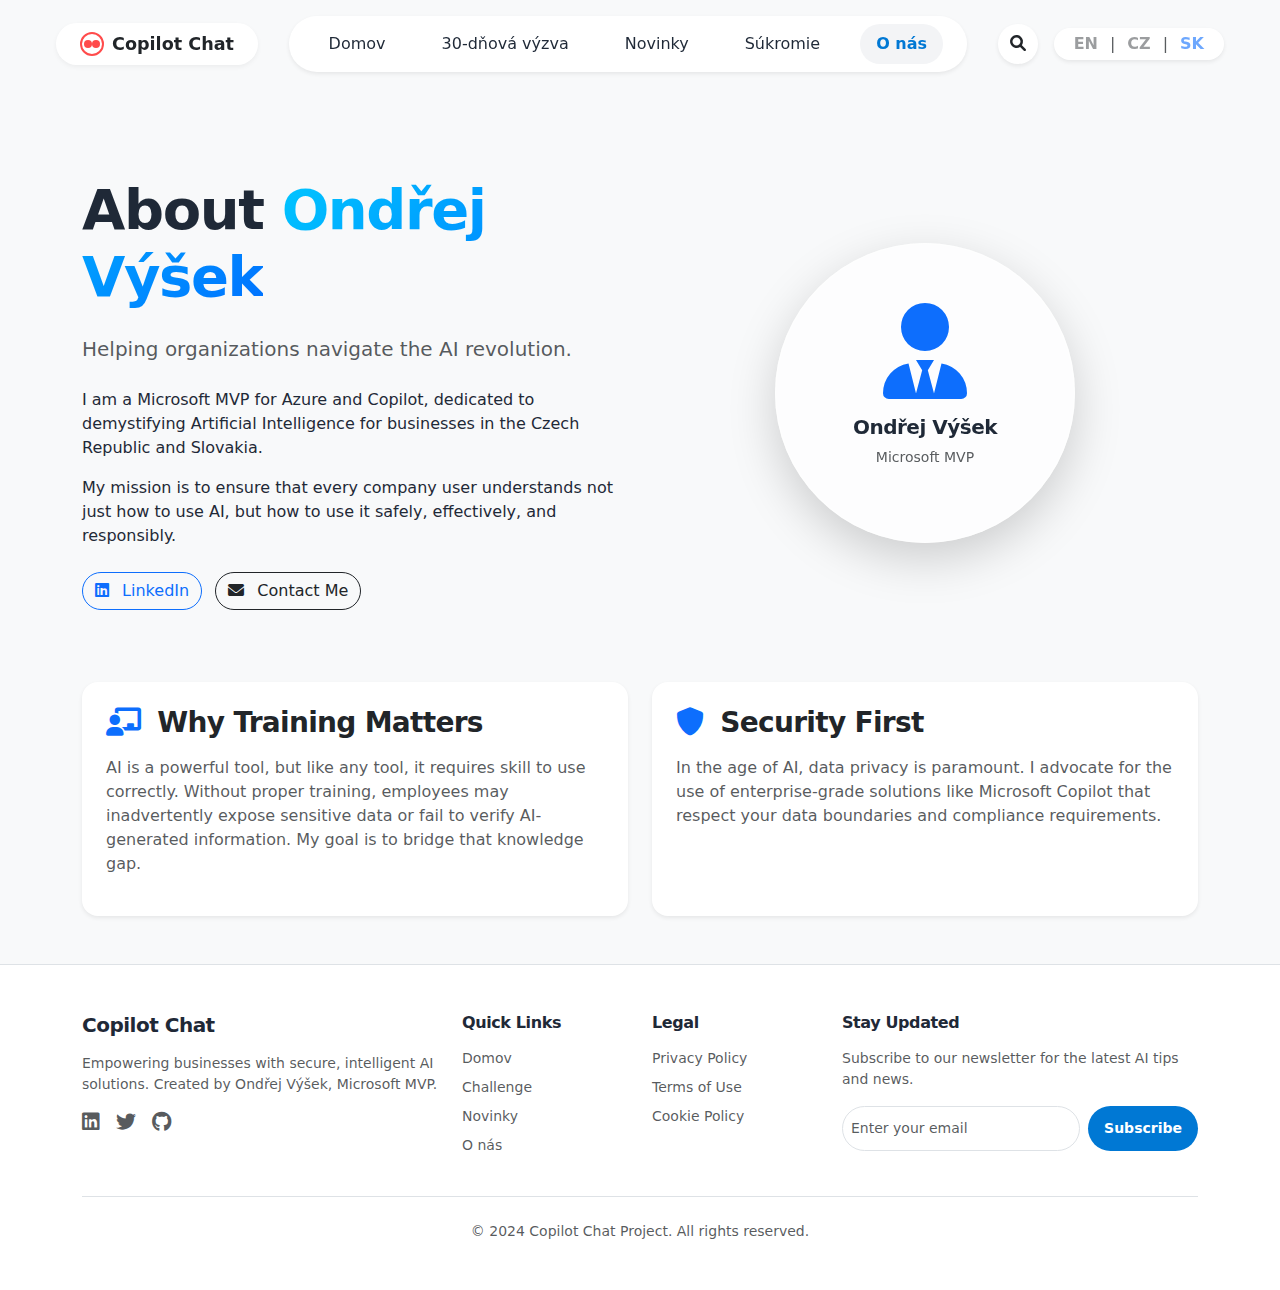
<file: sk/about.html>
<!DOCTYPE html>
<html lang="en">
<head>
    <meta charset="UTF-8">
    <meta name="viewport" content="width=device-width, initial-scale=1.0">
    <title>About - Copilot Chat</title>
    <link href="https://cdn.jsdelivr.net/npm/bootstrap@5.3.3/dist/css/bootstrap.min.css" rel="stylesheet">
    <link rel="stylesheet" href="../css/style.css">
    <link rel="stylesheet" href="https://cdnjs.cloudflare.com/ajax/libs/font-awesome/6.0.0/css/all.min.css">
</head>
<body class="bg-light">

    <!-- Navigation -->
    <nav class="navbar navbar-expand-lg fixed-top p-3">
        <div class="navbar-container container-fluid">
            <a class="navbar-brand-pill text-decoration-none text-dark d-flex align-items-center gap-2" href="index.html">
                <div class="brand-icon" style="width: 24px; height: 24px; border: 2px solid #ff4b4b; border-radius: 50%; display: flex; align-items: center; justify-content: center;">
                    <div style="width: 8px; height: 8px; background: #ff4b4b; border-radius: 50%;"></div>
                </div>
                <span class="fw-bold">Copilot Chat</span>
            </a>
            <button class="navbar-toggler d-lg-none border-0 shadow-sm bg-white rounded-circle p-2" type="button" data-bs-toggle="collapse" data-bs-target="#navbarNav">
                <i class="fas fa-bars"></i>
            </button>
            <div class="collapse navbar-collapse justify-content-center" id="navbarNav">
                <div class="navbar-menu-pill d-none d-lg-flex bg-white rounded-pill px-4 py-2 shadow-sm gap-4">
                    <a class="nav-link text-dark text-decoration-none" href="index.html">Domov</a>
                    <a class="nav-link text-dark text-decoration-none" href="challenge.html">30-dňová výzva</a>
                    <a class="nav-link text-dark text-decoration-none" href="news.html">Novinky</a>
                    <a class="nav-link text-dark text-decoration-none" href="privacy.html">Súkromie</a>
                    <a class="nav-link active fw-semibold text-dark text-decoration-none" href="about.html">O nás</a>
                </div>
                <!-- Mobile Menu -->
                <div class="d-lg-none mt-3 bg-white p-3 rounded shadow">
                     <div class="d-flex flex-column gap-2">
                        <a class="nav-link text-dark text-decoration-none p-2 rounded" href="index.html">Domov</a>
                        <a class="nav-link text-dark text-decoration-none p-2 rounded" href="challenge.html">30-dňová výzva</a>
                        <a class="nav-link text-dark text-decoration-none p-2 rounded" href="news.html">Novinky</a>
                        <a class="nav-link text-dark text-decoration-none p-2 rounded" href="privacy.html">Súkromie</a>
                        <a class="nav-link active text-dark text-decoration-none p-2 rounded" href="about.html">O nás</a>
                         <hr>
                        <div class="d-flex gap-2">
                             <a href="../en/about.html" class="text-muted text-decoration-none hover-primary">EN</a>
                             <a href="../cs/about.html" class="text-muted text-decoration-none">CZ</a>
                             <a href="../sk/about.html" class="fw-bold text-primary text-decoration-none">SK</a>
                        </div>
                    </div>
                </div>
            </div>
            <div class="d-none d-lg-flex align-items-center gap-3">
                <div class="navbar-actions-pill bg-white rounded-circle shadow-sm d-flex align-items-center justify-content-center" style="width: 40px; height: 40px;">
                    <a href="#" class="text-dark"><i class="fas fa-search"></i></a>
                </div>
                 <div class="lang-switcher bg-white rounded-pill px-3 py-1 shadow-sm d-flex align-items-center gap-2">
                    <a href="../en/about.html" class="text-muted text-decoration-none hover-primary">EN</a>
                    <span class="text-muted">|</span>
                    <a href="../cs/about.html" class="text-muted text-decoration-none hover-primary">CZ</a>
                    <span class="text-muted">|</span>
                    <a href="../sk/about.html" class="fw-bold text-primary text-decoration-none">SK</a>
                </div>
            </div>
        </div>
    </nav>

    <main class="py-5 mt-5">
        <div class="container">
            <div class="row align-items-center mb-5">
                <div class="col-lg-6">
                    <h1 class="display-4 fw-bold mb-4">About <span class="text-gradient">Ondřej Výšek</span></h1>
                    <p class="lead text-muted mb-4">Helping organizations navigate the AI revolution.</p>
                    <p>I am a Microsoft MVP for Azure and Copilot, dedicated to demystifying Artificial Intelligence for businesses in the Czech Republic and Slovakia.</p>
                    <p>My mission is to ensure that every company user understands not just how to use AI, but how to use it safely, effectively, and responsibly.</p>

                    <div class="mt-4">
                        <a href="#" class="btn btn-outline-primary rounded-pill me-2"><i class="fab fa-linkedin me-2"></i> LinkedIn</a>
                        <a href="#" class="btn btn-outline-dark rounded-pill"><i class="fas fa-envelope me-2"></i> Contact Me</a>
                    </div>
                </div>
                <div class="col-lg-6">
                    <div class="glass p-5 rounded-circle shadow-lg d-flex align-items-center justify-content-center mx-auto" style="width: 300px; height: 300px;">
                        <!-- Placeholder for Profile Image -->
                        <div class="text-center">
                            <i class="fas fa-user-tie fa-6x text-primary mb-3"></i>
                            <h5 class="fw-bold">Ondřej Výšek</h5>
                            <p class="text-muted small">Microsoft MVP</p>
                        </div>
                    </div>
                </div>
            </div>

            <div class="row g-4 mt-5">
                <div class="col-md-6">
                    <div class="card h-100 border-0 shadow-sm p-4">
                        <h3 class="fw-bold mb-3"><i class="fas fa-chalkboard-teacher text-primary me-2"></i> Why Training Matters</h3>
                        <p class="text-muted">AI is a powerful tool, but like any tool, it requires skill to use correctly. Without proper training, employees may inadvertently expose sensitive data or fail to verify AI-generated information. My goal is to bridge that knowledge gap.</p>
                    </div>
                </div>
                <div class="col-md-6">
                    <div class="card h-100 border-0 shadow-sm p-4">
                        <h3 class="fw-bold mb-3"><i class="fas fa-shield-alt text-primary me-2"></i> Security First</h3>
                        <p class="text-muted">In the age of AI, data privacy is paramount. I advocate for the use of enterprise-grade solutions like Microsoft Copilot that respect your data boundaries and compliance requirements.</p>
                    </div>
                </div>
            </div>
        </div>
    </main>

    <!-- Footer -->
    <footer class="bg-white border-top py-5 mt-auto">
        <div class="container">
            <div class="row gy-4">
                <div class="col-lg-4 col-md-6">
                    <h5 class="fw-bold mb-3">Copilot Chat</h5>
                    <p class="text-muted small">Empowering businesses with secure, intelligent AI solutions. Created by Ondřej Výšek, Microsoft MVP.</p>
                     <div class="d-flex gap-3">
                        <a href="#" class="text-muted"><i class="fab fa-linkedin fa-lg"></i></a>
                        <a href="#" class="text-muted"><i class="fab fa-twitter fa-lg"></i></a>
                        <a href="#" class="text-muted"><i class="fab fa-github fa-lg"></i></a>
                    </div>
                </div>
                <div class="col-lg-2 col-md-6">
                    <h6 class="fw-bold mb-3">Quick Links</h6>
                    <ul class="list-unstyled small text-muted">
                        <li class="mb-2"><a href="index.html" class="text-decoration-none text-muted">Domov</a></li>
                        <li class="mb-2"><a href="challenge.html" class="text-decoration-none text-muted">Challenge</a></li>
                        <li class="mb-2"><a href="news.html" class="text-decoration-none text-muted">Novinky</a></li>
                        <li class="mb-2"><a href="about.html" class="text-decoration-none text-muted">O nás</a></li>
                    </ul>
                </div>
                <div class="col-lg-2 col-md-6">
                    <h6 class="fw-bold mb-3">Legal</h6>
                    <ul class="list-unstyled small text-muted">
                        <li class="mb-2"><a href="privacy.html" class="text-decoration-none text-muted">Privacy Policy</a></li>
                        <li class="mb-2"><a href="#" class="text-decoration-none text-muted">Terms of Use</a></li>
                         <li class="mb-2"><a href="#" class="text-decoration-none text-muted">Cookie Policy</a></li>
                    </ul>
                </div>
                 <div class="col-lg-4 col-md-6">
                    <h6 class="fw-bold mb-3">Stay Updated</h6>
                    <p class="small text-muted">Subscribe to our newsletter for the latest AI tips and news.</p>
                    <form action="#" class="d-flex gap-2">
                        <input type="email" class="form-control form-control-sm rounded-pill" placeholder="Enter your email">
                        <button class="btn btn-primary btn-sm rounded-pill px-3">Subscribe</button>
                    </form>
                </div>
            </div>
            <div class="border-top mt-4 pt-4 text-center small text-muted">
                &copy; 2024 Copilot Chat Project. All rights reserved.
            </div>
        </div>
    </footer>

    <script src="https://cdn.jsdelivr.net/npm/bootstrap@5.3.3/dist/js/bootstrap.bundle.min.js"></script>
    <script src="../js/main.js"></script>
</body>
</html>
</file>
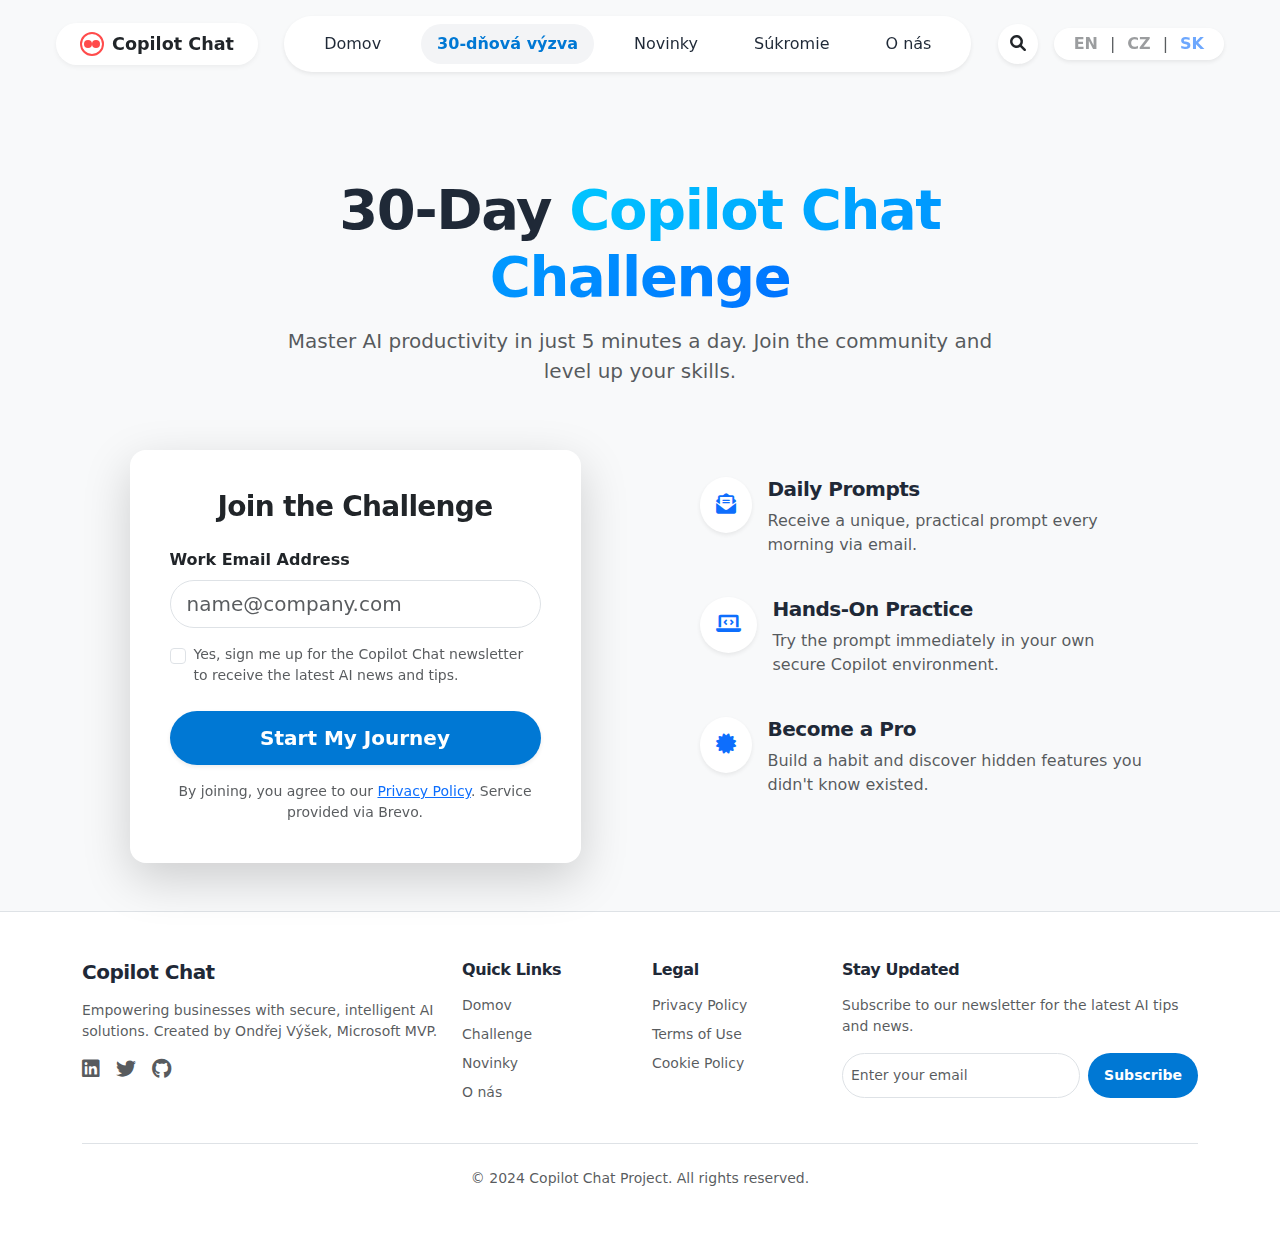
<file: sk/challenge.html>
<!DOCTYPE html>
<html lang="en">
<head>
    <meta charset="UTF-8">
    <meta name="viewport" content="width=device-width, initial-scale=1.0">
    <title>30-Day Copilot Challenge - Copilot Chat</title>
    <link href="https://cdn.jsdelivr.net/npm/bootstrap@5.3.3/dist/css/bootstrap.min.css" rel="stylesheet">
    <link rel="stylesheet" href="../css/style.css">
    <link rel="stylesheet" href="https://cdnjs.cloudflare.com/ajax/libs/font-awesome/6.0.0/css/all.min.css">
</head>
<body class="bg-light">

    <!-- Navigation -->
    <nav class="navbar navbar-expand-lg fixed-top p-3">
        <div class="navbar-container container-fluid">
            <a class="navbar-brand-pill text-decoration-none text-dark d-flex align-items-center gap-2" href="index.html">
                <div class="brand-icon" style="width: 24px; height: 24px; border: 2px solid #ff4b4b; border-radius: 50%; display: flex; align-items: center; justify-content: center;">
                    <div style="width: 8px; height: 8px; background: #ff4b4b; border-radius: 50%;"></div>
                </div>
                <span class="fw-bold">Copilot Chat</span>
            </a>
            <button class="navbar-toggler d-lg-none border-0 shadow-sm bg-white rounded-circle p-2" type="button" data-bs-toggle="collapse" data-bs-target="#navbarNav">
                <i class="fas fa-bars"></i>
            </button>
            <div class="collapse navbar-collapse justify-content-center" id="navbarNav">
                <div class="navbar-menu-pill d-none d-lg-flex bg-white rounded-pill px-4 py-2 shadow-sm gap-4">
                    <a class="nav-link text-dark text-decoration-none" href="index.html">Domov</a>
                    <a class="nav-link active fw-semibold text-dark text-decoration-none" href="challenge.html">30-dňová výzva</a>
                    <a class="nav-link text-dark text-decoration-none" href="news.html">Novinky</a>
                    <a class="nav-link text-dark text-decoration-none" href="privacy.html">Súkromie</a>
                    <a class="nav-link text-dark text-decoration-none" href="about.html">O nás</a>
                </div>
                <!-- Mobile Menu -->
                <div class="d-lg-none mt-3 bg-white p-3 rounded shadow">
                     <div class="d-flex flex-column gap-2">
                        <a class="nav-link text-dark text-decoration-none p-2 rounded" href="index.html">Domov</a>
                        <a class="nav-link active text-dark text-decoration-none p-2 rounded" href="challenge.html">30-dňová výzva</a>
                        <a class="nav-link text-dark text-decoration-none p-2 rounded" href="news.html">Novinky</a>
                        <a class="nav-link text-dark text-decoration-none p-2 rounded" href="privacy.html">Súkromie</a>
                        <a class="nav-link text-dark text-decoration-none p-2 rounded" href="about.html">O nás</a>
                         <hr>
                        <div class="d-flex gap-2">
                             <a href="../en/challenge.html" class="text-muted text-decoration-none hover-primary">EN</a>
                             <a href="../cs/challenge.html" class="text-muted text-decoration-none">CZ</a>
                             <a href="../sk/challenge.html" class="fw-bold text-primary text-decoration-none">SK</a>
                        </div>
                    </div>
                </div>
            </div>
            <div class="d-none d-lg-flex align-items-center gap-3">
                <div class="navbar-actions-pill bg-white rounded-circle shadow-sm d-flex align-items-center justify-content-center" style="width: 40px; height: 40px;">
                    <a href="#" class="text-dark"><i class="fas fa-search"></i></a>
                </div>
                 <div class="lang-switcher bg-white rounded-pill px-3 py-1 shadow-sm d-flex align-items-center gap-2">
                    <a href="../en/challenge.html" class="text-muted text-decoration-none hover-primary">EN</a>
                    <span class="text-muted">|</span>
                    <a href="../cs/challenge.html" class="text-muted text-decoration-none hover-primary">CZ</a>
                    <span class="text-muted">|</span>
                    <a href="../sk/challenge.html" class="fw-bold text-primary text-decoration-none">SK</a>
                </div>
            </div>
        </div>
    </nav>

    <main class="py-5 mt-5">
        <div class="container">
            <div class="row justify-content-center">
                <div class="col-lg-8 text-center mb-5">
                    <h1 class="display-4 fw-bold mb-3">30-Day <span class="text-gradient">Copilot Chat Challenge</span></h1>
                    <p class="lead text-muted">Master AI productivity in just 5 minutes a day. Join the community and level up your skills.</p>
                </div>
            </div>

            <div class="row justify-content-center">
                <div class="col-md-6 col-lg-5">
                    <div class="card border-0 shadow-lg p-4 rounded-4 glass">
                        <div class="card-body">
                            <h3 class="fw-bold mb-4 text-center">Join the Challenge</h3>

                            <!-- Placeholder Form - Replace action with Brevo URL -->
                            <form action="#" method="POST" class="needs-validation" novalidate>
                                <div class="mb-3">
                                    <label for="email" class="form-label fw-semibold">Work Email Address</label>
                                    <input type="email" class="form-control form-control-lg rounded-pill" id="email" placeholder="name@company.com" required>
                                    <div class="invalid-feedback">Please enter a valid email.</div>
                                </div>

                                <div class="mb-4 form-check">
                                    <input type="checkbox" class="form-check-input" id="newsletter">
                                    <label class="form-check-label small text-muted" for="newsletter">
                                        Yes, sign me up for the Copilot Chat newsletter to receive the latest AI news and tips.
                                    </label>
                                </div>

                                <button type="submit" class="btn btn-primary btn-lg w-100 rounded-pill shadow-sm mb-3">Start My Journey</button>

                                <p class="small text-center text-muted mb-0">
                                    By joining, you agree to our <a href="privacy.html">Privacy Policy</a>. Service provided via Brevo.
                                </p>
                            </form>
                        </div>
                    </div>
                </div>

                <div class="col-md-6 col-lg-5 offset-lg-1 d-flex flex-column justify-content-center mt-5 mt-md-0">
                    <div class="mb-4 d-flex align-items-start gap-3">
                        <div class="rounded-circle bg-white shadow-sm p-3 text-primary"><i class="fas fa-envelope-open-text fa-lg"></i></div>
                        <div>
                            <h5 class="fw-bold">Daily Prompts</h5>
                            <p class="text-muted">Receive a unique, practical prompt every morning via email.</p>
                        </div>
                    </div>
                    <div class="mb-4 d-flex align-items-start gap-3">
                        <div class="rounded-circle bg-white shadow-sm p-3 text-primary"><i class="fas fa-laptop-code fa-lg"></i></div>
                        <div>
                            <h5 class="fw-bold">Hands-On Practice</h5>
                            <p class="text-muted">Try the prompt immediately in your own secure Copilot environment.</p>
                        </div>
                    </div>
                    <div class="mb-4 d-flex align-items-start gap-3">
                        <div class="rounded-circle bg-white shadow-sm p-3 text-primary"><i class="fas fa-certificate fa-lg"></i></div>
                        <div>
                            <h5 class="fw-bold">Become a Pro</h5>
                            <p class="text-muted">Build a habit and discover hidden features you didn't know existed.</p>
                        </div>
                    </div>
                </div>
            </div>
        </div>
    </main>

    <!-- Footer -->
    <footer class="bg-white border-top py-5 mt-auto">
        <div class="container">
            <div class="row gy-4">
                <div class="col-lg-4 col-md-6">
                    <h5 class="fw-bold mb-3">Copilot Chat</h5>
                    <p class="text-muted small">Empowering businesses with secure, intelligent AI solutions. Created by Ondřej Výšek, Microsoft MVP.</p>
                    <div class="d-flex gap-3">
                        <a href="#" class="text-muted"><i class="fab fa-linkedin fa-lg"></i></a>
                        <a href="#" class="text-muted"><i class="fab fa-twitter fa-lg"></i></a>
                        <a href="#" class="text-muted"><i class="fab fa-github fa-lg"></i></a>
                    </div>
                </div>
                <div class="col-lg-2 col-md-6">
                    <h6 class="fw-bold mb-3">Quick Links</h6>
                    <ul class="list-unstyled small text-muted">
                        <li class="mb-2"><a href="index.html" class="text-decoration-none text-muted">Domov</a></li>
                        <li class="mb-2"><a href="challenge.html" class="text-decoration-none text-muted">Challenge</a></li>
                        <li class="mb-2"><a href="news.html" class="text-decoration-none text-muted">Novinky</a></li>
                        <li class="mb-2"><a href="about.html" class="text-decoration-none text-muted">O nás</a></li>
                    </ul>
                </div>
                <div class="col-lg-2 col-md-6">
                    <h6 class="fw-bold mb-3">Legal</h6>
                    <ul class="list-unstyled small text-muted">
                        <li class="mb-2"><a href="privacy.html" class="text-decoration-none text-muted">Privacy Policy</a></li>
                        <li class="mb-2"><a href="#" class="text-decoration-none text-muted">Terms of Use</a></li>
                         <li class="mb-2"><a href="#" class="text-decoration-none text-muted">Cookie Policy</a></li>
                    </ul>
                </div>
                 <div class="col-lg-4 col-md-6">
                    <h6 class="fw-bold mb-3">Stay Updated</h6>
                    <p class="small text-muted">Subscribe to our newsletter for the latest AI tips and news.</p>
                    <form action="#" class="d-flex gap-2">
                        <input type="email" class="form-control form-control-sm rounded-pill" placeholder="Enter your email">
                        <button class="btn btn-primary btn-sm rounded-pill px-3">Subscribe</button>
                    </form>
                </div>
            </div>
            <div class="border-top mt-4 pt-4 text-center small text-muted">
                &copy; 2024 Copilot Chat Project. All rights reserved.
            </div>
        </div>
    </footer>

    <script src="https://cdn.jsdelivr.net/npm/bootstrap@5.3.3/dist/js/bootstrap.bundle.min.js"></script>
    <script src="../js/main.js"></script>
</body>
</html>
</file>
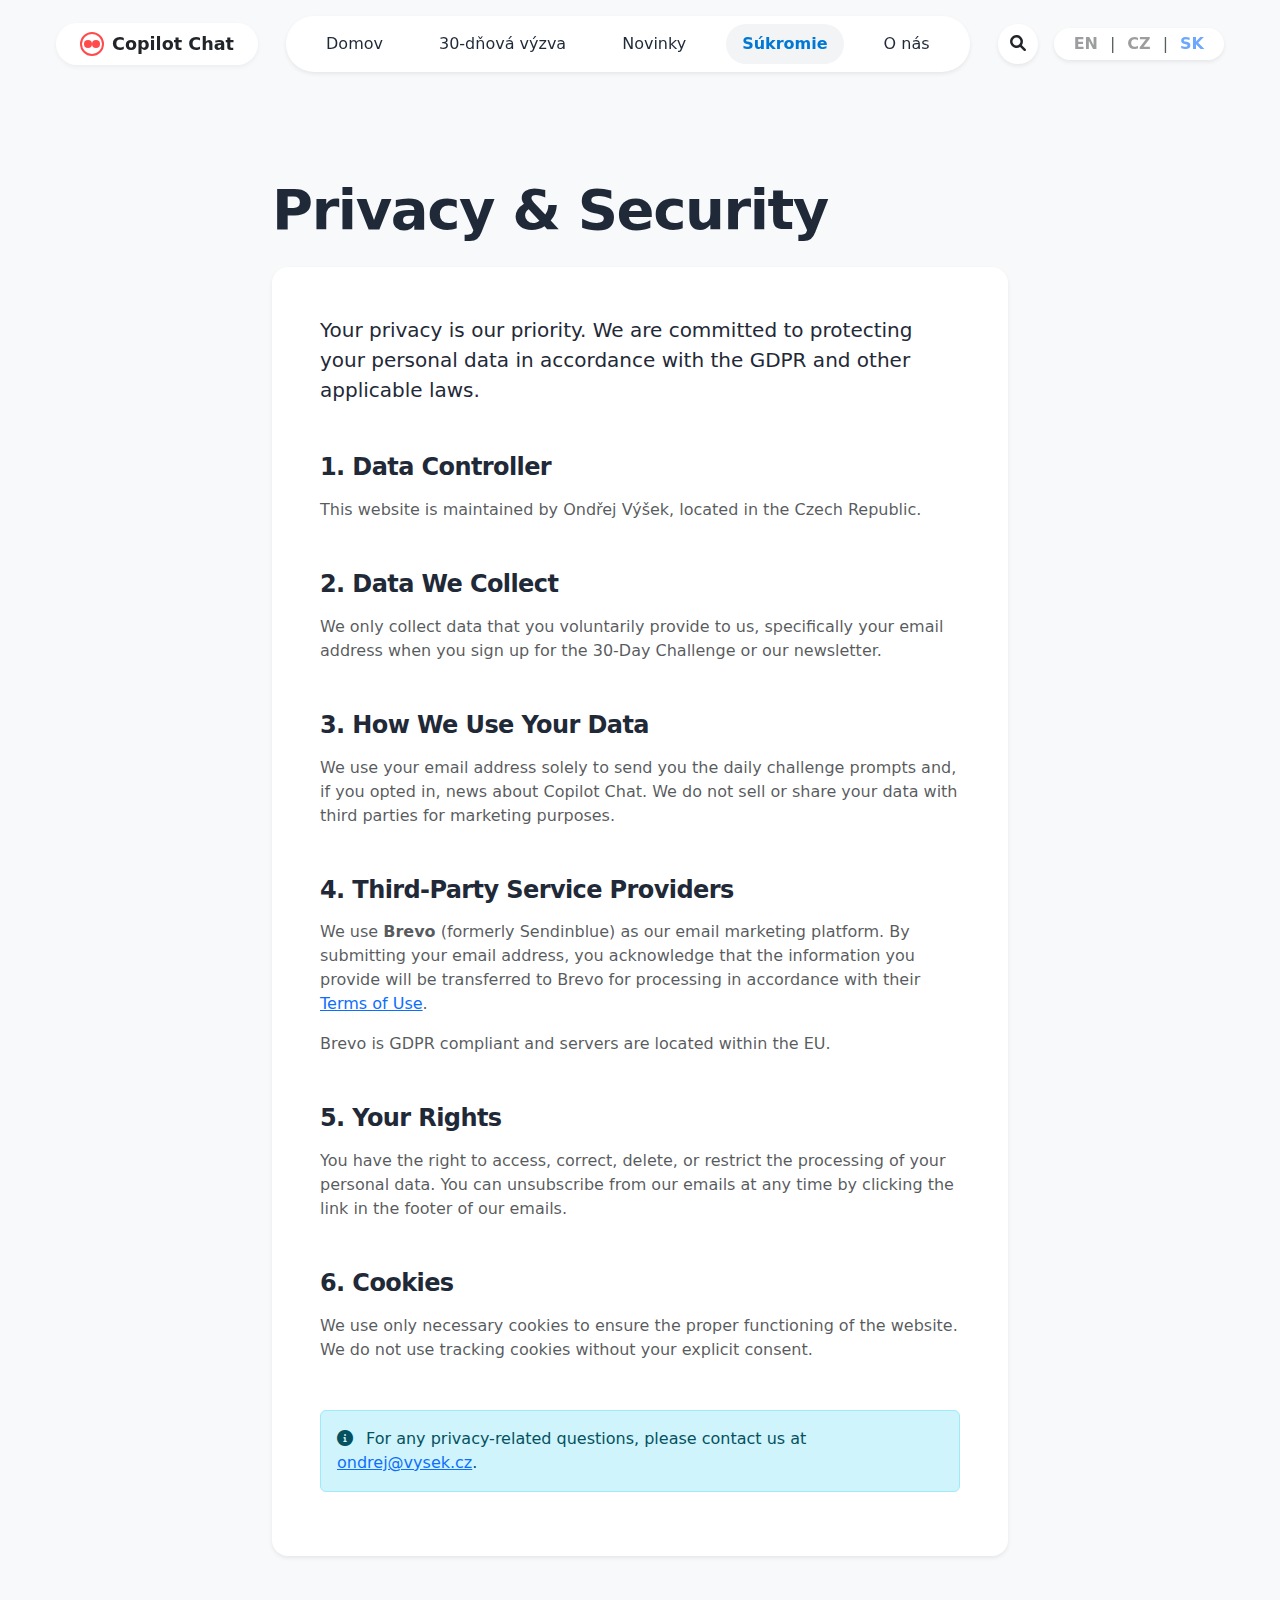
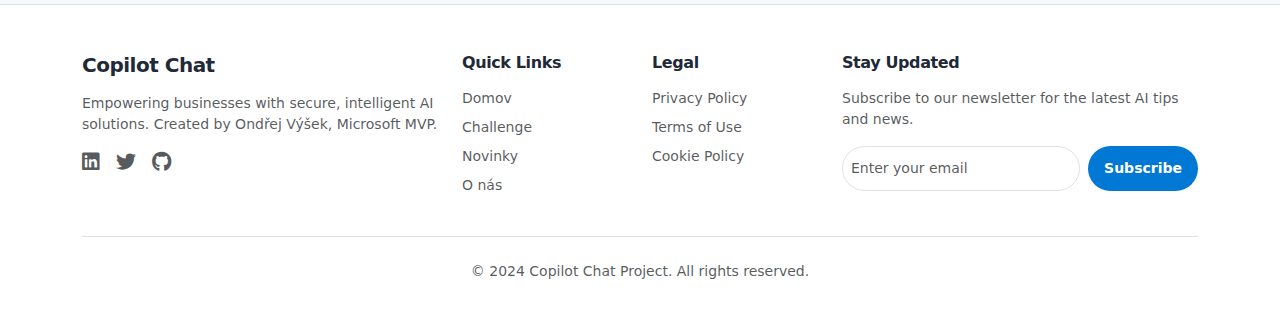
<file: sk/privacy.html>
<!DOCTYPE html>
<html lang="en">
<head>
    <meta charset="UTF-8">
    <meta name="viewport" content="width=device-width, initial-scale=1.0">
    <title>Privacy Policy - Copilot Chat</title>
    <link href="https://cdn.jsdelivr.net/npm/bootstrap@5.3.3/dist/css/bootstrap.min.css" rel="stylesheet">
    <link rel="stylesheet" href="../css/style.css">
    <link rel="stylesheet" href="https://cdnjs.cloudflare.com/ajax/libs/font-awesome/6.0.0/css/all.min.css">
</head>
<body class="bg-light">

    <!-- Navigation -->
    <nav class="navbar navbar-expand-lg fixed-top p-3">
        <div class="navbar-container container-fluid">
            <a class="navbar-brand-pill text-decoration-none text-dark d-flex align-items-center gap-2" href="index.html">
                <div class="brand-icon" style="width: 24px; height: 24px; border: 2px solid #ff4b4b; border-radius: 50%; display: flex; align-items: center; justify-content: center;">
                    <div style="width: 8px; height: 8px; background: #ff4b4b; border-radius: 50%;"></div>
                </div>
                <span class="fw-bold">Copilot Chat</span>
            </a>
            <button class="navbar-toggler d-lg-none border-0 shadow-sm bg-white rounded-circle p-2" type="button" data-bs-toggle="collapse" data-bs-target="#navbarNav">
                <i class="fas fa-bars"></i>
            </button>
            <div class="collapse navbar-collapse justify-content-center" id="navbarNav">
                <div class="navbar-menu-pill d-none d-lg-flex bg-white rounded-pill px-4 py-2 shadow-sm gap-4">
                    <a class="nav-link text-dark text-decoration-none" href="index.html">Domov</a>
                    <a class="nav-link text-dark text-decoration-none" href="challenge.html">30-dňová výzva</a>
                    <a class="nav-link text-dark text-decoration-none" href="news.html">Novinky</a>
                    <a class="nav-link active fw-semibold text-dark text-decoration-none" href="privacy.html">Súkromie</a>
                    <a class="nav-link text-dark text-decoration-none" href="about.html">O nás</a>
                </div>
                <!-- Mobile Menu -->
                <div class="d-lg-none mt-3 bg-white p-3 rounded shadow">
                     <div class="d-flex flex-column gap-2">
                        <a class="nav-link text-dark text-decoration-none p-2 rounded" href="index.html">Domov</a>
                        <a class="nav-link text-dark text-decoration-none p-2 rounded" href="challenge.html">30-dňová výzva</a>
                        <a class="nav-link text-dark text-decoration-none p-2 rounded" href="news.html">Novinky</a>
                        <a class="nav-link active text-dark text-decoration-none p-2 rounded" href="privacy.html">Súkromie</a>
                        <a class="nav-link text-dark text-decoration-none p-2 rounded" href="about.html">O nás</a>
                         <hr>
                        <div class="d-flex gap-2">
                             <a href="../en/privacy.html" class="text-muted text-decoration-none hover-primary">EN</a>
                             <a href="../cs/privacy.html" class="text-muted text-decoration-none">CZ</a>
                             <a href="../sk/privacy.html" class="fw-bold text-primary text-decoration-none">SK</a>
                        </div>
                    </div>
                </div>
            </div>
            <div class="d-none d-lg-flex align-items-center gap-3">
                <div class="navbar-actions-pill bg-white rounded-circle shadow-sm d-flex align-items-center justify-content-center" style="width: 40px; height: 40px;">
                    <a href="#" class="text-dark"><i class="fas fa-search"></i></a>
                </div>
                 <div class="lang-switcher bg-white rounded-pill px-3 py-1 shadow-sm d-flex align-items-center gap-2">
                    <a href="../en/privacy.html" class="text-muted text-decoration-none hover-primary">EN</a>
                    <span class="text-muted">|</span>
                    <a href="../cs/privacy.html" class="text-muted text-decoration-none hover-primary">CZ</a>
                    <span class="text-muted">|</span>
                    <a href="../sk/privacy.html" class="fw-bold text-primary text-decoration-none">SK</a>
                </div>
            </div>
        </div>
    </nav>

    <main class="py-5 mt-5">
        <div class="container">
            <div class="row justify-content-center">
                <div class="col-lg-8">
                    <h1 class="display-4 fw-bold mb-4">Privacy & Security</h1>
                    <div class="bg-white p-5 rounded-4 shadow-sm">
                        <p class="lead mb-4">Your privacy is our priority. We are committed to protecting your personal data in accordance with the GDPR and other applicable laws.</p>

                        <h4 class="fw-bold mt-5 mb-3">1. Data Controller</h4>
                        <p class="text-muted">This website is maintained by Ondřej Výšek, located in the Czech Republic.</p>

                        <h4 class="fw-bold mt-5 mb-3">2. Data We Collect</h4>
                        <p class="text-muted">We only collect data that you voluntarily provide to us, specifically your email address when you sign up for the 30-Day Challenge or our newsletter.</p>

                        <h4 class="fw-bold mt-5 mb-3">3. How We Use Your Data</h4>
                        <p class="text-muted">We use your email address solely to send you the daily challenge prompts and, if you opted in, news about Copilot Chat. We do not sell or share your data with third parties for marketing purposes.</p>

                        <h4 class="fw-bold mt-5 mb-3">4. Third-Party Service Providers</h4>
                        <p class="text-muted">We use <strong>Brevo</strong> (formerly Sendinblue) as our email marketing platform. By submitting your email address, you acknowledge that the information you provide will be transferred to Brevo for processing in accordance with their <a href="https://www.brevo.com/legal/termsofuse/" target="_blank">Terms of Use</a>.</p>
                        <p class="text-muted">Brevo is GDPR compliant and servers are located within the EU.</p>

                        <h4 class="fw-bold mt-5 mb-3">5. Your Rights</h4>
                        <p class="text-muted">You have the right to access, correct, delete, or restrict the processing of your personal data. You can unsubscribe from our emails at any time by clicking the link in the footer of our emails.</p>

                        <h4 class="fw-bold mt-5 mb-3">6. Cookies</h4>
                        <p class="text-muted">We use only necessary cookies to ensure the proper functioning of the website. We do not use tracking cookies without your explicit consent.</p>

                        <div class="alert alert-info mt-5">
                            <i class="fas fa-info-circle me-2"></i> For any privacy-related questions, please contact us at <a href="mailto:ondrej@vysek.cz">ondrej@vysek.cz</a>.
                        </div>
                    </div>
                </div>
            </div>
        </div>
    </main>

    <!-- Footer -->
    <footer class="bg-white border-top py-5 mt-auto">
        <div class="container">
            <div class="row gy-4">
                <div class="col-lg-4 col-md-6">
                    <h5 class="fw-bold mb-3">Copilot Chat</h5>
                    <p class="text-muted small">Empowering businesses with secure, intelligent AI solutions. Created by Ondřej Výšek, Microsoft MVP.</p>
                     <div class="d-flex gap-3">
                        <a href="#" class="text-muted"><i class="fab fa-linkedin fa-lg"></i></a>
                        <a href="#" class="text-muted"><i class="fab fa-twitter fa-lg"></i></a>
                        <a href="#" class="text-muted"><i class="fab fa-github fa-lg"></i></a>
                    </div>
                </div>
                <div class="col-lg-2 col-md-6">
                    <h6 class="fw-bold mb-3">Quick Links</h6>
                    <ul class="list-unstyled small text-muted">
                        <li class="mb-2"><a href="index.html" class="text-decoration-none text-muted">Domov</a></li>
                        <li class="mb-2"><a href="challenge.html" class="text-decoration-none text-muted">Challenge</a></li>
                        <li class="mb-2"><a href="news.html" class="text-decoration-none text-muted">Novinky</a></li>
                        <li class="mb-2"><a href="about.html" class="text-decoration-none text-muted">O nás</a></li>
                    </ul>
                </div>
                <div class="col-lg-2 col-md-6">
                    <h6 class="fw-bold mb-3">Legal</h6>
                    <ul class="list-unstyled small text-muted">
                        <li class="mb-2"><a href="privacy.html" class="text-decoration-none text-muted">Privacy Policy</a></li>
                        <li class="mb-2"><a href="#" class="text-decoration-none text-muted">Terms of Use</a></li>
                         <li class="mb-2"><a href="#" class="text-decoration-none text-muted">Cookie Policy</a></li>
                    </ul>
                </div>
                 <div class="col-lg-4 col-md-6">
                    <h6 class="fw-bold mb-3">Stay Updated</h6>
                    <p class="small text-muted">Subscribe to our newsletter for the latest AI tips and news.</p>
                    <form action="#" class="d-flex gap-2">
                        <input type="email" class="form-control form-control-sm rounded-pill" placeholder="Enter your email">
                        <button class="btn btn-primary btn-sm rounded-pill px-3">Subscribe</button>
                    </form>
                </div>
            </div>
            <div class="border-top mt-4 pt-4 text-center small text-muted">
                &copy; 2024 Copilot Chat Project. All rights reserved.
            </div>
        </div>
    </footer>

    <script src="https://cdn.jsdelivr.net/npm/bootstrap@5.3.3/dist/js/bootstrap.bundle.min.js"></script>
    <script src="../js/main.js"></script>
</body>
</html>
</file>
<file: css/style.css>
/* Global Styles */
:root {
    --copilot-blue: #0078d4;
    --copilot-purple: #7c4dff;
    --copilot-gradient: linear-gradient(135deg, #00c6ff 0%, #0072ff 100%);
    --copilot-dark-gradient: linear-gradient(135deg, #1e3c72 0%, #2a5298 100%);
    --bg-light: #f3f4f6;
    --text-dark: #1f2937;
    --glass-bg: rgba(255, 255, 255, 0.7);
    --glass-border: 1px solid rgba(255, 255, 255, 0.4);
    --glass-shadow: 0 8px 32px 0 rgba(31, 38, 135, 0.15);
    --transition-speed: 0.3s;
}

body {
    font-family: 'Segoe UI', system-ui, -apple-system, sans-serif;
    background-color: var(--bg-light);
    color: var(--text-dark);
    padding-top: 80px; /* Space for fixed navbar */
    min-height: 100vh;
    display: flex;
    flex-direction: column;
}

/* Glassmorphism Enhanced */
.glass {
    background: var(--glass-bg);
    backdrop-filter: blur(12px);
    -webkit-backdrop-filter: blur(12px);
    border: var(--glass-border);
    box-shadow: var(--glass-shadow);
    transition: transform var(--transition-speed), box-shadow var(--transition-speed);
}

.glass:hover {
    box-shadow: 0 12px 40px 0 rgba(31, 38, 135, 0.25);
}

/* Navigation - Pill Shape Inspired by Image */
.navbar {
    padding: 1rem 0;
    transition: all 0.3s ease;
}

.navbar-container {
    max-width: 1200px; /* Or container-xxl */
    margin: 0 auto;
    display: flex;
    justify-content: space-between;
    align-items: center;
    padding: 0 1rem;
}

/* Brand Pill */
.navbar-brand-pill {
    background: white;
    padding: 0.5rem 1.5rem;
    border-radius: 50px;
    box-shadow: 0 2px 5px rgba(0,0,0,0.05);
    display: flex;
    align-items: center;
    gap: 0.5rem;
    text-decoration: none;
    color: var(--text-dark);
    font-weight: 700;
    font-size: 1.1rem;
}

.brand-icon {
    width: 24px;
    height: 24px;
    border: 2px solid #ff4b4b; /* Red circle from image */
    border-radius: 50%;
    display: flex;
    align-items: center;
    justify-content: center;
}
.brand-icon::after {
    content: '';
    width: 8px;
    height: 8px;
    background: #ff4b4b;
    border-radius: 50%;
}

/* Nav Menu Pill */
.navbar-menu-pill {
    background: white;
    padding: 0.5rem 1rem;
    border-radius: 50px;
    box-shadow: 0 2px 5px rgba(0,0,0,0.05);
    display: flex;
    gap: 1.5rem;
    align-items: center;
}

.nav-link {
    color: var(--text-dark) !important;
    font-weight: 500;
    padding: 0.5rem 1rem !important;
    border-radius: 20px;
    transition: all 0.2s;
}

.nav-link:hover, .nav-link.active {
    background-color: var(--bg-light);
    color: var(--copilot-blue) !important;
}

/* Search/Actions Pill */
.navbar-actions-pill {
    background: white;
    padding: 0.5rem;
    border-radius: 50px;
    box-shadow: 0 2px 5px rgba(0,0,0,0.05);
    display: flex;
    align-items: center;
    justify-content: center;
    width: 40px;
    height: 40px;
}

/* Mobile Toggler */
.navbar-toggler {
    border: none;
    background: white;
    border-radius: 50%;
    padding: 0.5rem;
    box-shadow: 0 2px 5px rgba(0,0,0,0.05);
}

/* Main Content Wrapper to push footer down */
main {
    flex: 1;
}

/* Footer */
footer {
    background: white;
    margin-top: auto;
    padding: 2rem 0;
    border-top: 1px solid #e5e7eb;
}

/* Custom Typography & Utility */
h1, h2, h3, h4, h5, h6 {
    font-weight: 700;
    letter-spacing: -0.025em;
}

.text-gradient {
    background: var(--copilot-gradient);
    -webkit-background-clip: text;
    -webkit-text-fill-color: transparent;
}

.btn-primary {
    background: var(--copilot-blue);
    border: none;
    border-radius: 50px; /* Pill buttons */
    padding: 0.75rem 1.5rem;
    font-weight: 600;
    transition: transform 0.2s, box-shadow 0.2s;
}

.btn-primary:hover {
    background: #0060aa; /* Darker blue */
    transform: translateY(-2px);
    box-shadow: 0 4px 12px rgba(0, 120, 212, 0.3);
}

.card {
    border: none;
    border-radius: 1rem;
    overflow: hidden;
    transition: transform 0.3s;
    background: white; /* Fallback */
}

.card:hover {
    transform: translateY(-5px);
    box-shadow: 0 10px 15px -3px rgba(0, 0, 0, 0.1), 0 4px 6px -2px rgba(0, 0, 0, 0.05);
}

/* Custom Video Player Styles */
.custom-video-player {
    position: relative;
    width: 100%;
    max-width: 800px;
    margin: 0 auto;
    background: #000;
    border-radius: 1rem;
    overflow: hidden;
    box-shadow: 0 10px 30px rgba(0,0,0,0.3);
}

.custom-video-player video {
    width: 100%;
    height: 100%;
    display: block;
    cursor: pointer;
}

.video-overlay {
    position: absolute;
    top: 0;
    left: 0;
    width: 100%;
    height: 100%;
    background: rgba(0,0,0,0.4);
    display: flex;
    align-items: center;
    justify-content: center;
    transition: opacity 0.3s;
    pointer-events: none; /* Allow clicks to pass through to video for play/pause */
}

.custom-video-player.playing .video-overlay {
    opacity: 0;
}

.play-btn-large {
    width: 80px;
    height: 80px;
    background: rgba(255,255,255,0.2);
    backdrop-filter: blur(5px);
    border-radius: 50%;
    display: flex;
    align-items: center;
    justify-content: center;
    color: white;
    font-size: 2rem;
    transition: transform 0.2s, background 0.2s;
    pointer-events: auto; /* Allow clicking specifically on the button */
    cursor: pointer;
}

.play-btn-large:hover {
    transform: scale(1.1);
    background: rgba(255,255,255,0.3);
}

.video-controls {
    position: absolute;
    bottom: 0;
    left: 0;
    width: 100%;
    background: linear-gradient(to top, rgba(0,0,0,0.8), transparent);
    padding: 20px;
    opacity: 0;
    transition: opacity 0.3s;
    display: flex;
    flex-direction: column;
    gap: 10px;
}

.custom-video-player:hover .video-controls,
.custom-video-player.paused .video-controls {
    opacity: 1;
}

.progress-container {
    width: 100%;
    height: 5px;
    background: rgba(255,255,255,0.3);
    border-radius: 5px;
    cursor: pointer;
    position: relative;
}

.progress-bar {
    height: 100%;
    background: var(--copilot-blue);
    width: 0%;
    border-radius: 5px;
    position: relative;
}

.progress-bar::after {
    content: '';
    position: absolute;
    right: -5px;
    top: 50%;
    transform: translateY(-50%);
    width: 10px;
    height: 10px;
    background: white;
    border-radius: 50%;
    opacity: 0;
    transition: opacity 0.2s;
}

.progress-container:hover .progress-bar::after {
    opacity: 1;
}

.controls-row {
    display: flex;
    justify-content: space-between;
    align-items: center;
    color: white;
}

.control-btn {
    background: none;
    border: none;
    color: white;
    cursor: pointer;
    font-size: 1.2rem;
    padding: 0 10px;
    opacity: 0.8;
    transition: opacity 0.2s;
}

.control-btn:hover {
    opacity: 1;
}

/* Prompt Carousel Styles */
.prompt-carousel-item {
    transition: transform 0.6s ease-in-out;
    /* Default Bootstrap transition is usually fine, ensuring smooth fade/slide */
}

/* Language Switcher */
.lang-switcher a {
    text-decoration: none;
    color: var(--text-dark);
    margin: 0 0.25rem;
    font-weight: 600;
    opacity: 0.6;
    transition: opacity 0.2s;
}
.lang-switcher a:hover, .lang-switcher a.active {
    opacity: 1;
    color: var(--copilot-blue);
}

/* Responsive Adjustments */
@media (max-width: 991.98px) {
    .navbar-menu-pill {
        display: none; /* Hide on mobile, show via toggler */
        position: absolute;
        top: 80px;
        left: 50%;
        transform: translateX(-50%);
        flex-direction: column;
        width: 90%;
        padding: 1rem;
        z-index: 1000;
    }

    .navbar-menu-pill.show {
        display: flex;
    }
}
</file>
